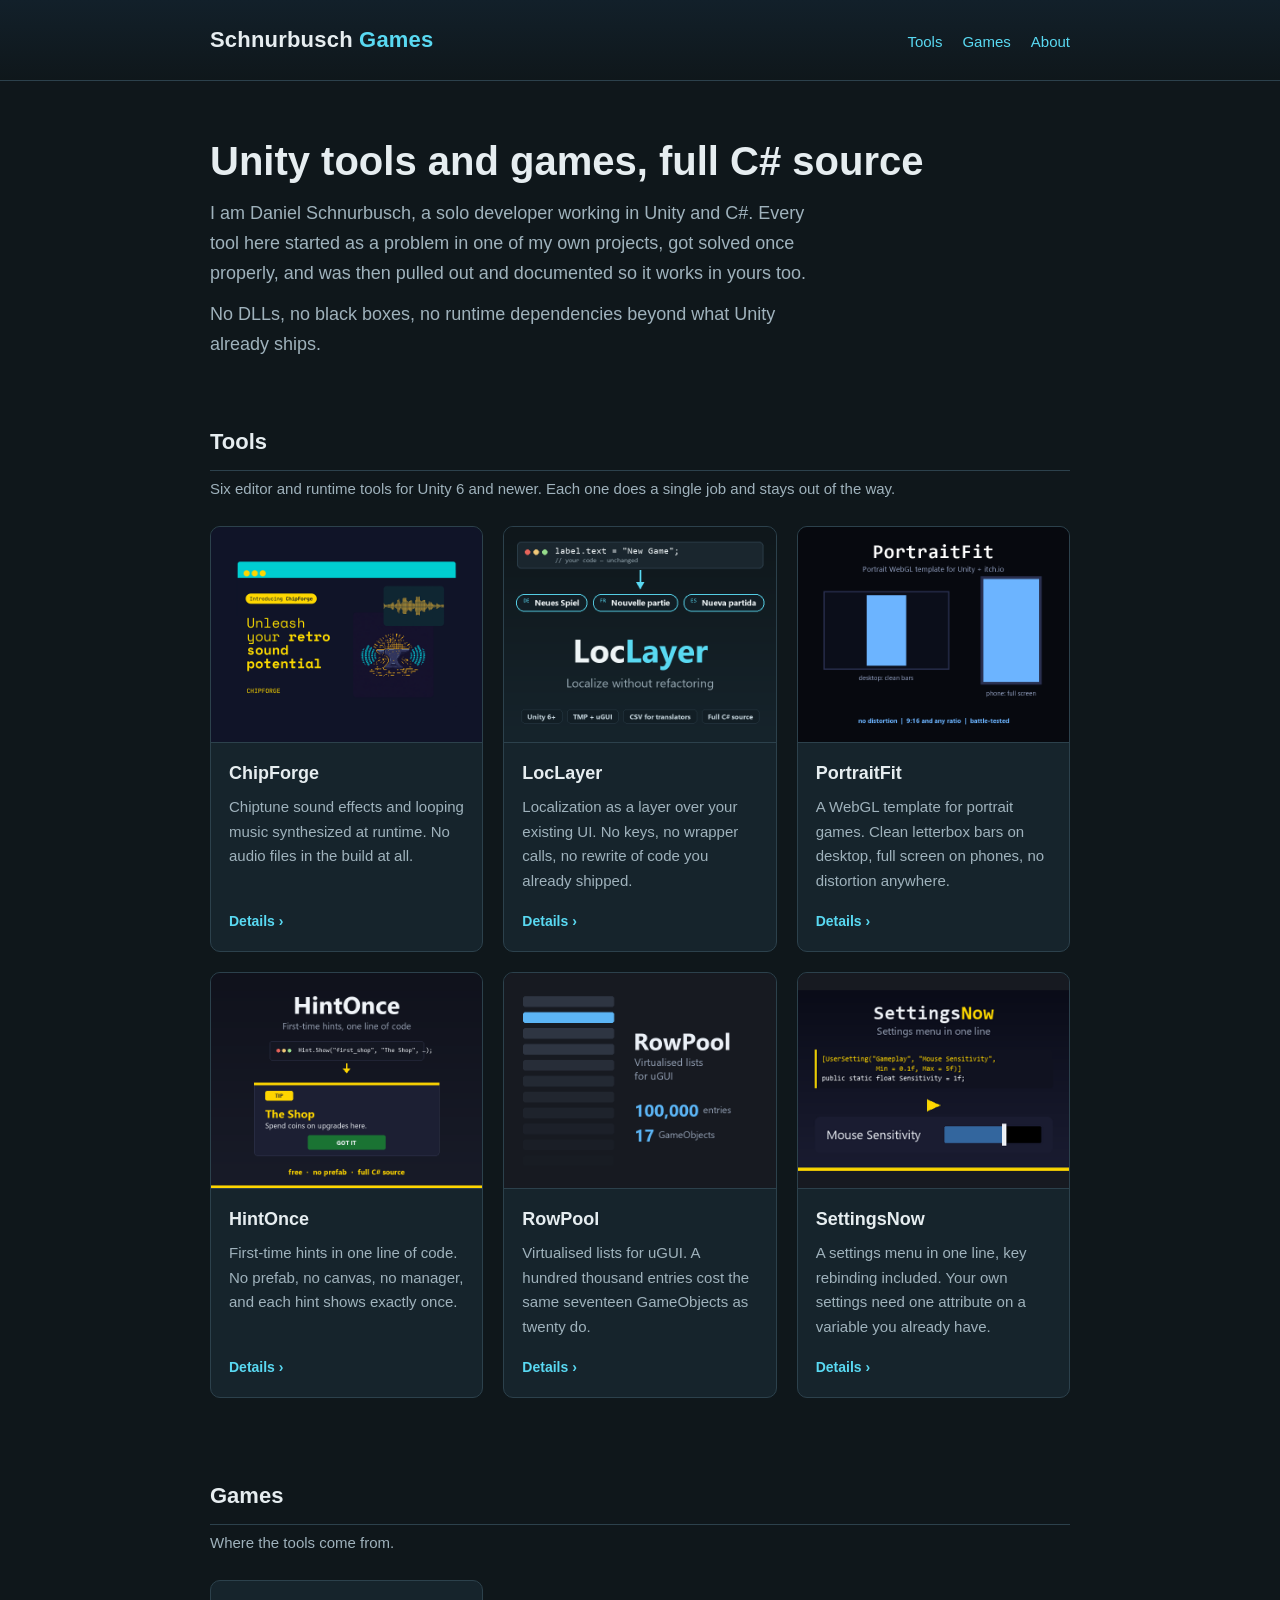
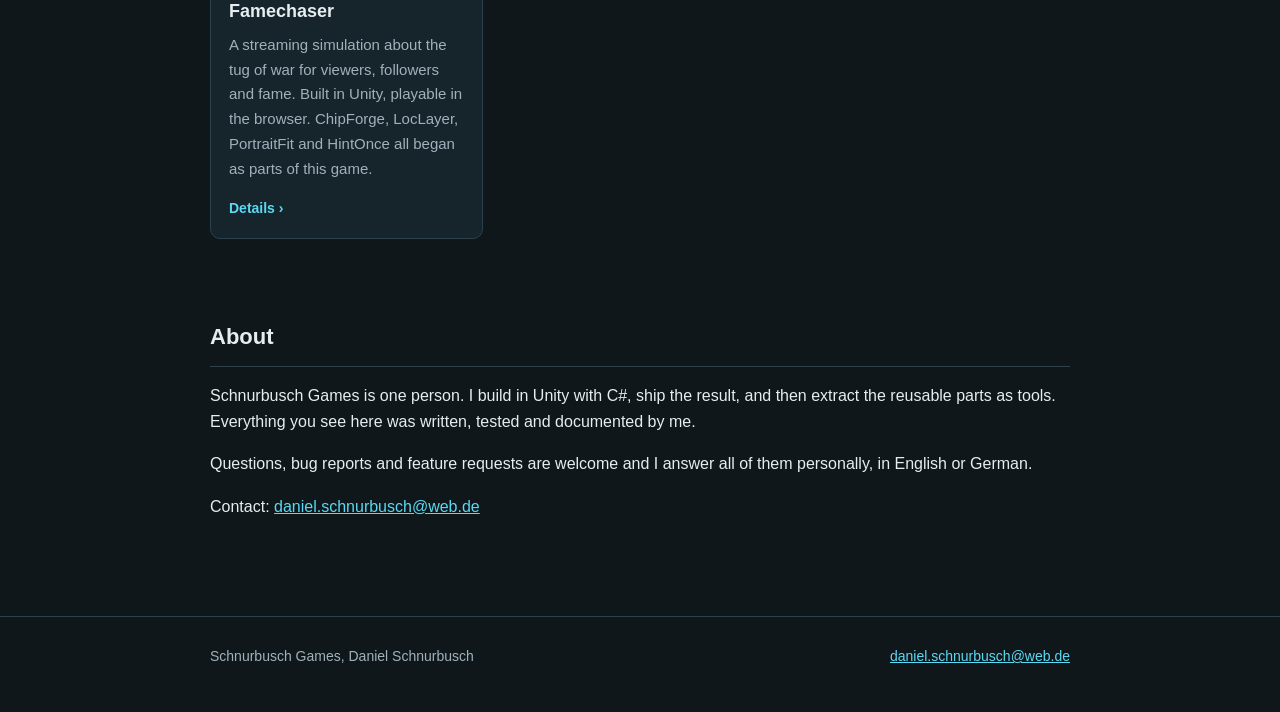
<file: index.html>
<!doctype html>
<html lang="en">
<head>
<meta charset="utf-8">
<meta name="viewport" content="width=device-width, initial-scale=1">
<meta name="google-site-verification" content="IfOQwfrc5-qiVFfp-V7ulBJ7Qzl6NxhlROmdH2NuNZc">
<title>Schnurbusch Games</title>
<meta name="description" content="Unity tools and games by Daniel Schnurbusch. Small, focused editor tools with full C# source, extracted from shipped projects.">
<link rel="stylesheet" href="style.css">
<link rel="canonical" href="https://schnurbusch.github.io/">
<link rel="alternate" type="text/plain" href="https://schnurbusch.github.io/llms.txt" title="llms.txt">
<meta property="og:type" content="website">
<meta property="og:site_name" content="Schnurbusch Games">
<meta property="og:title" content="Schnurbusch Games, Unity tools with full C# source">
<meta property="og:description" content="Unity tools and games by Daniel Schnurbusch. Small, focused editor tools with full C# source, extracted from shipped projects.">
<meta property="og:url" content="https://schnurbusch.github.io/">
<meta property="og:image" content="https://schnurbusch.github.io/img/hintonce.png">
<meta name="twitter:card" content="summary_large_image">
<meta name="author" content="Daniel Schnurbusch">
<script type="application/ld+json">
{
  "@context": "https://schema.org",
  "@graph": [
    {
      "@type": "WebSite",
      "@id": "https://schnurbusch.github.io/#website",
      "url": "https://schnurbusch.github.io/",
      "name": "Schnurbusch Games",
      "description": "Unity tools and games by Daniel Schnurbusch. Small, focused editor and runtime tools with full C# source, extracted from shipped projects.",
      "inLanguage": "en",
      "publisher": {
        "@id": "https://schnurbusch.github.io/#person"
      }
    },
    {
      "@type": "Person",
      "name": "Daniel Schnurbusch",
      "url": "https://schnurbusch.github.io/",
      "email": "daniel.schnurbusch@web.de",
      "sameAs": [
        "https://github.com/schnurbusch",
        "https://schnurbusch.itch.io"
      ],
      "@id": "https://schnurbusch.github.io/#person",
      "jobTitle": "Unity developer",
      "knowsAbout": [
        "Unity",
        "C#",
        "game development",
        "game localization",
        "uGUI",
        "WebGL",
        "procedural audio",
        "game accessibility"
      ]
    },
    {
      "@type": "ItemList",
      "name": "Unity tools by Schnurbusch Games",
      "itemListOrder": "https://schema.org/ItemListUnordered",
      "numberOfItems": 6,
      "itemListElement": [
        {
          "@type": "ListItem",
          "position": 1,
          "item": {
            "@type": "SoftwareApplication",
            "name": "ChipForge",
            "description": "Procedural retro SFX and music for Unity. Every sound, zero audio files.",
            "url": "https://schnurbusch.github.io/chipforge.html",
            "applicationCategory": "DeveloperApplication"
          }
        },
        {
          "@type": "ListItem",
          "position": 2,
          "item": {
            "@type": "SoftwareApplication",
            "name": "LocLayer",
            "description": "Localize without refactoring. No keys, no wrapper calls, no rewrite.",
            "url": "https://schnurbusch.github.io/loclayer.html",
            "applicationCategory": "DeveloperApplication"
          }
        },
        {
          "@type": "ListItem",
          "position": 3,
          "item": {
            "@type": "SoftwareApplication",
            "name": "PortraitFit",
            "description": "Ship your portrait Unity game on the web without distortion.",
            "url": "https://schnurbusch.github.io/portraitfit.html",
            "applicationCategory": "DeveloperApplication"
          }
        },
        {
          "@type": "ListItem",
          "position": 4,
          "item": {
            "@type": "SoftwareApplication",
            "name": "HintOnce",
            "description": "First time hints with one line of code. Free, with full C# source.",
            "url": "https://schnurbusch.github.io/hintonce.html",
            "applicationCategory": "DeveloperApplication"
          }
        },
        {
          "@type": "ListItem",
          "position": 5,
          "item": {
            "@type": "SoftwareApplication",
            "name": "RowPool",
            "description": "Virtualised lists for uGUI. Only the rows on screen exist.",
            "url": "https://schnurbusch.github.io/rowpool.html",
            "applicationCategory": "DeveloperApplication"
          }
        },
        {
          "@type": "ListItem",
          "position": 6,
          "item": {
            "@type": "SoftwareApplication",
            "name": "SettingsNow",
            "description": "A settings menu in one line, key rebinding included.",
            "url": "https://schnurbusch.github.io/settingsnow.html",
            "applicationCategory": "DeveloperApplication"
          }
        }
      ]
    }
  ]
}
</script>
</head>
<body>

<header class="site-head">
  <div class="wrap">
    <a class="brand" href="index.html">Schnurbusch <span>Games</span></a>
    <nav class="site-nav">
      <a href="#tools">Tools</a>
      <a href="#games">Games</a>
      <a href="#about">About</a>
    </nav>
  </div>
</header>

<main class="wrap">

  <div class="hero">
    <h1>Unity tools and games, full C# source</h1>
    <p>I am Daniel Schnurbusch, a solo developer working in Unity and C#. Every tool
       here started as a problem in one of my own projects, got solved once properly,
       and was then pulled out and documented so it works in yours too.</p>
    <p>No DLLs, no black boxes, no runtime dependencies beyond what Unity already ships.</p>
  </div>

  <section id="tools">
    <h2>Tools</h2>
    <p class="section-note">Six editor and runtime tools for Unity 6 and newer.
       Each one does a single job and stays out of the way.</p>

    <div class="grid">

      <article class="card">
        <a class="shot" href="chipforge.html"><img src="img/chipforge.png" alt="ChipForge" width="630" height="500" loading="lazy"></a>
        <div class="card-body">
          <h3><a href="chipforge.html">ChipForge</a></h3>
          <p>Chiptune sound effects and looping music synthesized at runtime.
             No audio files in the build at all.</p>
          <a class="more" href="chipforge.html">Details</a>
        </div>
      </article>

      <article class="card">
        <a class="shot" href="loclayer.html"><img src="img/loclayer.png" alt="LocLayer" width="630" height="500" loading="lazy"></a>
        <div class="card-body">
          <h3><a href="loclayer.html">LocLayer</a></h3>
          <p>Localization as a layer over your existing UI. No keys, no wrapper
             calls, no rewrite of code you already shipped.</p>
          <a class="more" href="loclayer.html">Details</a>
        </div>
      </article>

      <article class="card">
        <a class="shot" href="portraitfit.html"><img src="img/portraitfit.png" alt="PortraitFit" width="630" height="500" loading="lazy"></a>
        <div class="card-body">
          <h3><a href="portraitfit.html">PortraitFit</a></h3>
          <p>A WebGL template for portrait games. Clean letterbox bars on desktop,
             full screen on phones, no distortion anywhere.</p>
          <a class="more" href="portraitfit.html">Details</a>
        </div>
      </article>

      <article class="card">
        <a class="shot" href="hintonce.html"><img src="img/hintonce.png" alt="HintOnce" width="630" height="500" loading="lazy"></a>
        <div class="card-body">
          <h3><a href="hintonce.html">HintOnce</a></h3>
          <p>First-time hints in one line of code. No prefab, no canvas, no manager,
             and each hint shows exactly once.</p>
          <a class="more" href="hintonce.html">Details</a>
        </div>
      </article>

      <article class="card">
        <a class="shot" href="rowpool.html"><img src="img/rowpool.png" alt="RowPool" width="630" height="500" loading="lazy"></a>
        <div class="card-body">
          <h3><a href="rowpool.html">RowPool</a></h3>
          <p>Virtualised lists for uGUI. A hundred thousand entries cost the same
             seventeen GameObjects as twenty do.</p>
          <a class="more" href="rowpool.html">Details</a>
        </div>
      </article>

      <article class="card">
        <a class="shot" href="settingsnow.html"><img src="img/settingsnow.png" alt="SettingsNow" width="630" height="500" loading="lazy"></a>
        <div class="card-body">
          <h3><a href="settingsnow.html">SettingsNow</a></h3>
          <p>A settings menu in one line, key rebinding included. Your own settings
             need one attribute on a variable you already have.</p>
          <a class="more" href="settingsnow.html">Details</a>
        </div>
      </article>

    </div>
  </section>

  <section id="games">
    <h2>Games</h2>
    <p class="section-note">Where the tools come from.</p>

    <div class="grid">
      <article class="card">
        <div class="card-body">
          <h3><a href="famechaser.html">Famechaser</a></h3>
          <p>A streaming simulation about the tug of war for viewers, followers and
             fame. Built in Unity, playable in the browser. ChipForge, LocLayer,
             PortraitFit and HintOnce all began as parts of this game.</p>
          <a class="more" href="famechaser.html">Details</a>
        </div>
      </article>
    </div>
  </section>

  <section id="about">
    <h2>About</h2>
    <p>Schnurbusch Games is one person. I build in Unity with C#, ship the result,
       and then extract the reusable parts as tools. Everything you see here was
       written, tested and documented by me.</p>
    <p>Questions, bug reports and feature requests are welcome and I answer all of
       them personally, in English or German.</p>
    <p>Contact: <a href="mailto:daniel.schnurbusch@web.de">daniel.schnurbusch@web.de</a></p>
  </section>

</main>

<footer class="site-foot">
  <div class="wrap">
    <span>Schnurbusch Games, Daniel Schnurbusch</span>
    <span><a href="mailto:daniel.schnurbusch@web.de">daniel.schnurbusch@web.de</a></span>
  </div>
</footer>

</body>
</html>
</file>
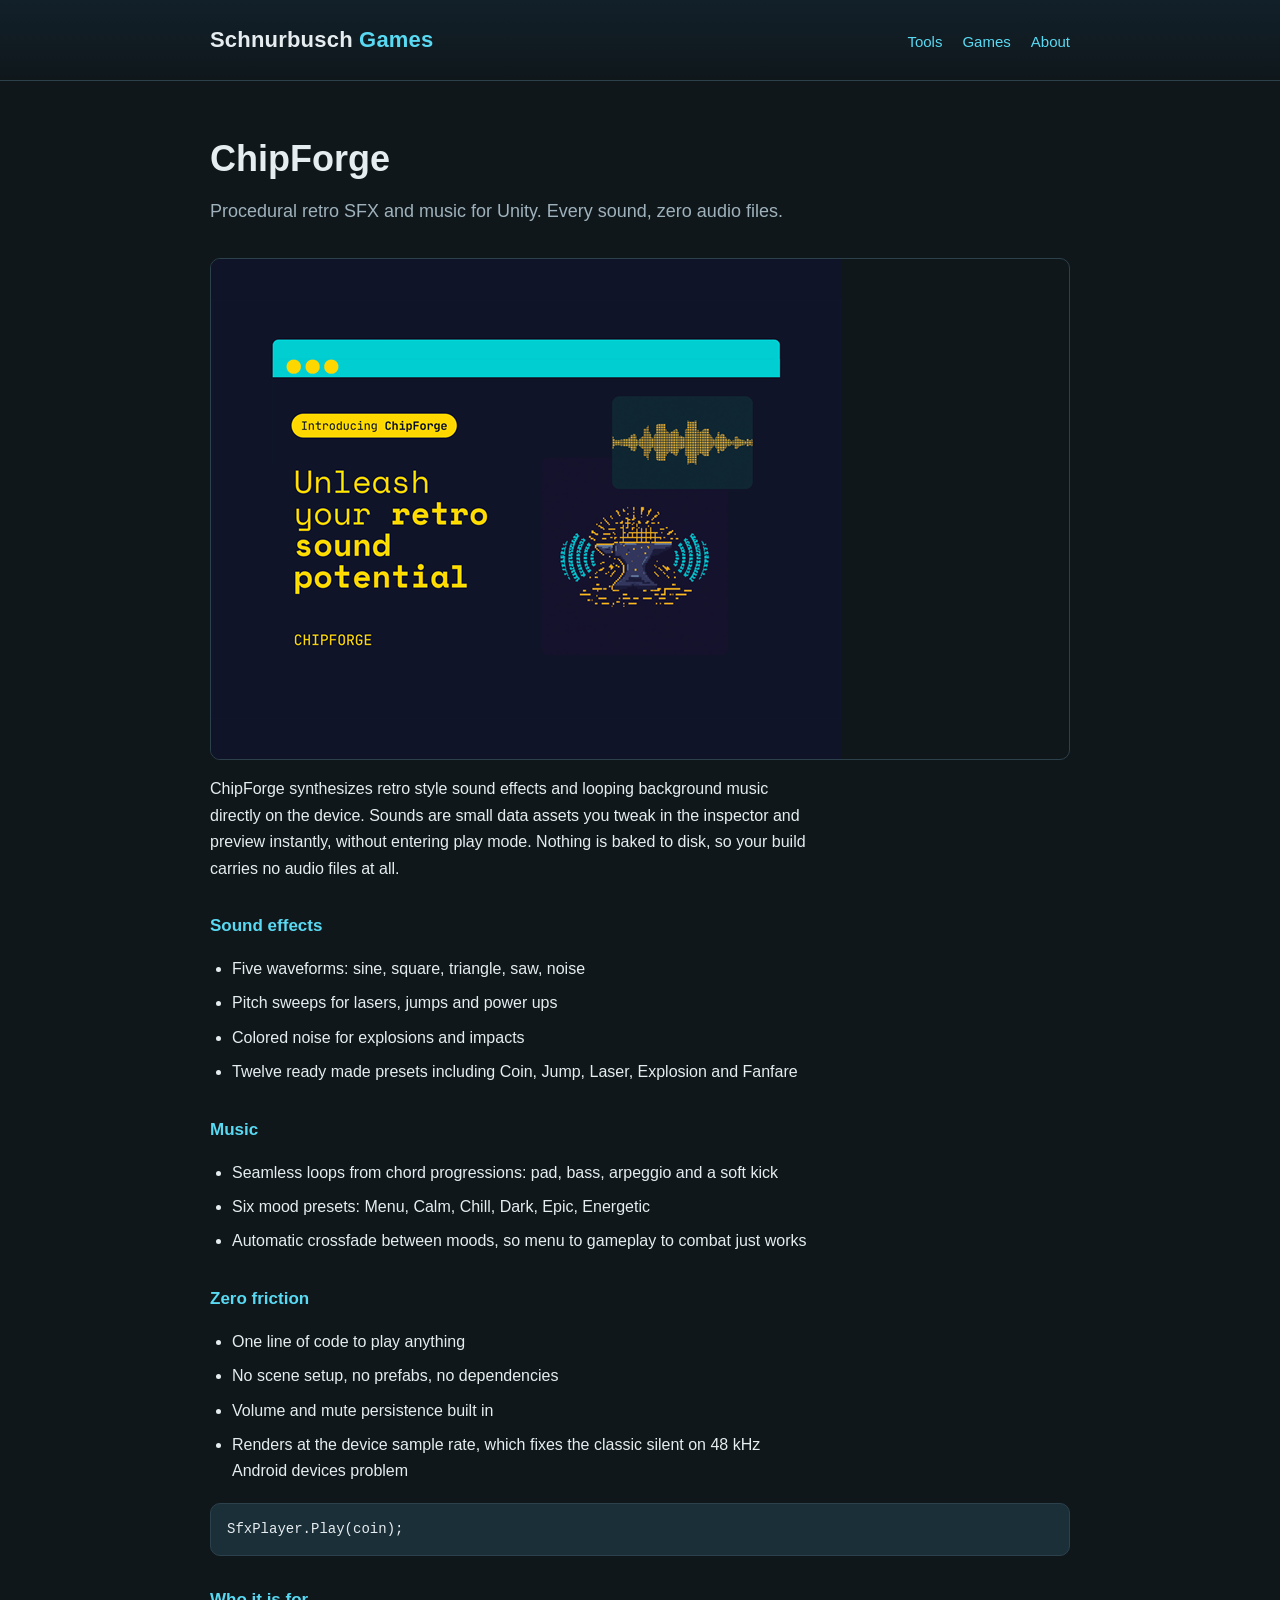
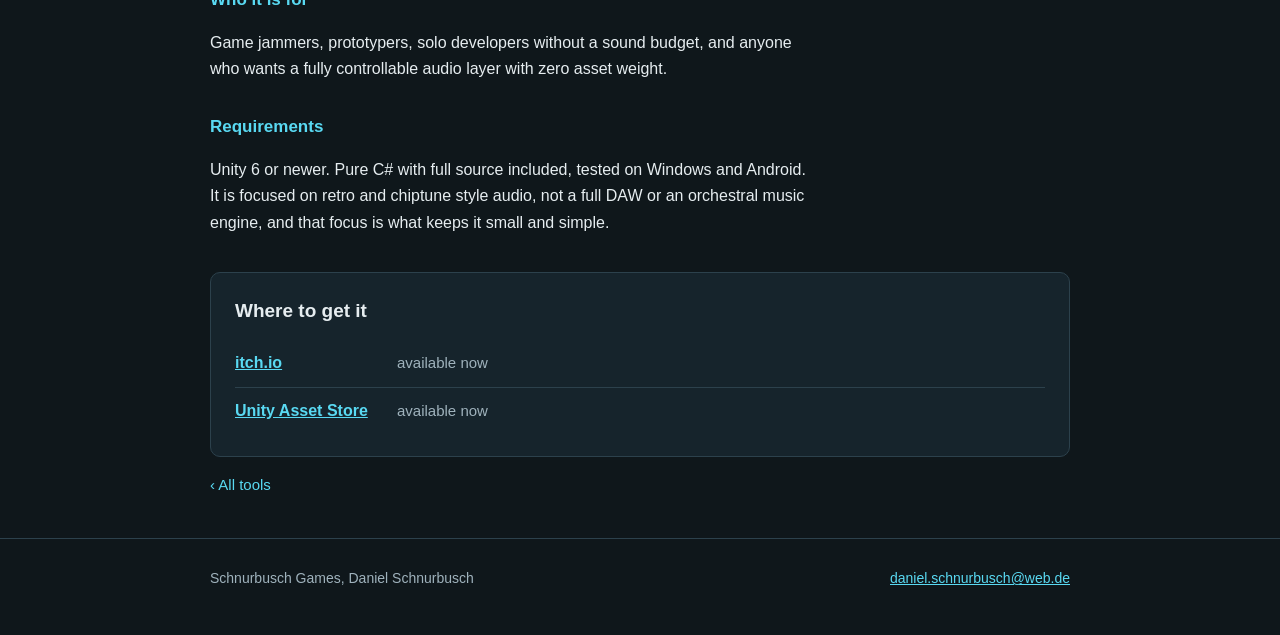
<file: chipforge.html>
<!doctype html>
<html lang="en">
<head>
<meta charset="utf-8">
<meta name="viewport" content="width=device-width, initial-scale=1">
<title>ChipForge, procedural retro SFX and music for Unity | Schnurbusch Games</title>
<meta name="description" content="ChipForge synthesizes chiptune sound effects and looping music at runtime in Unity. Zero audio files, full C# source.">
<link rel="stylesheet" href="style.css">
<link rel="canonical" href="https://schnurbusch.github.io/chipforge.html">
<link rel="alternate" type="text/plain" href="https://schnurbusch.github.io/llms.txt" title="llms.txt">
<meta property="og:type" content="website">
<meta property="og:site_name" content="Schnurbusch Games">
<meta property="og:title" content="ChipForge | Schnurbusch Games">
<meta property="og:description" content="ChipForge synthesizes chiptune sound effects and looping music at runtime in Unity. Zero audio files, full C# source.">
<meta property="og:url" content="https://schnurbusch.github.io/chipforge.html">
<meta property="og:image" content="https://schnurbusch.github.io/img/chipforge.png">
<meta name="twitter:card" content="summary_large_image">
<meta name="author" content="Daniel Schnurbusch">
<script type="application/ld+json">
{
  "@context": "https://schema.org",
  "@type": "SoftwareApplication",
  "name": "ChipForge",
  "alternateName": "ChipForge for Unity",
  "headline": "Procedural retro SFX and music for Unity. Every sound, zero audio files.",
  "description": "ChipForge synthesizes chiptune sound effects and looping music at runtime in Unity. No audio files ship in the build at all: every sound is generated in C# from a small parameter set, so a full retro soundtrack costs kilobytes instead of megabytes.",
  "applicationCategory": "DeveloperApplication",
  "applicationSubCategory": "Unity audio tool",
  "operatingSystem": "Windows, macOS, Linux",
  "softwareRequirements": "Unity 6 or newer. Pure C# with full source, no DLLs and no runtime dependencies.",
  "featureList": [
    "Runtime synthesis of chiptune sound effects, no audio files in the build",
    "Looping background music generated from a seed",
    "Full C# source, no DLLs",
    "Tested on Windows and Android, works in WebGL"
  ],
  "url": "https://schnurbusch.github.io/chipforge.html",
  "image": "https://schnurbusch.github.io/img/chipforge.png",
  "inLanguage": "en",
  "author": {
    "@type": "Person",
    "name": "Daniel Schnurbusch",
    "url": "https://schnurbusch.github.io/",
    "email": "daniel.schnurbusch@web.de",
    "sameAs": [
      "https://github.com/schnurbusch",
      "https://schnurbusch.itch.io"
    ]
  },
  "publisher": {
    "@type": "Organization",
    "name": "Schnurbusch Games",
    "url": "https://schnurbusch.github.io/",
    "founder": {
      "@type": "Person",
      "name": "Daniel Schnurbusch"
    }
  },
  "isAccessibleForFree": false,
  "sameAs": [
    "https://assetstore.unity.com/packages/tools/audio/chipforge-procedural-retro-sfx-music-zero-audio-files-386476",
    "https://schnurbusch.itch.io/chipforge"
  ]
}
</script>
</head>
<body>

<header class="site-head">
  <div class="wrap">
    <a class="brand" href="index.html">Schnurbusch <span>Games</span></a>
    <nav class="site-nav">
      <a href="index.html#tools">Tools</a>
      <a href="index.html#games">Games</a>
      <a href="index.html#about">About</a>
    </nav>
  </div>
</header>

<main class="wrap">

  <div class="product-head">
    <h1>ChipForge</h1>
    <p class="tagline">Procedural retro SFX and music for Unity. Every sound, zero audio files.</p>
  </div>

  <div class="product-shot">
    <img src="img/chipforge.png" alt="ChipForge cover art" width="630" height="500">
  </div>

  <div class="prose">

    <p>ChipForge synthesizes retro style sound effects and looping background music
       directly on the device. Sounds are small data assets you tweak in the inspector
       and preview instantly, without entering play mode. Nothing is baked to disk, so
       your build carries no audio files at all.</p>

    <h3>Sound effects</h3>
    <ul>
      <li>Five waveforms: sine, square, triangle, saw, noise</li>
      <li>Pitch sweeps for lasers, jumps and power ups</li>
      <li>Colored noise for explosions and impacts</li>
      <li>Twelve ready made presets including Coin, Jump, Laser, Explosion and Fanfare</li>
    </ul>

    <h3>Music</h3>
    <ul>
      <li>Seamless loops from chord progressions: pad, bass, arpeggio and a soft kick</li>
      <li>Six mood presets: Menu, Calm, Chill, Dark, Epic, Energetic</li>
      <li>Automatic crossfade between moods, so menu to gameplay to combat just works</li>
    </ul>

    <h3>Zero friction</h3>
    <ul>
      <li>One line of code to play anything</li>
      <li>No scene setup, no prefabs, no dependencies</li>
      <li>Volume and mute persistence built in</li>
      <li>Renders at the device sample rate, which fixes the classic silent on
          48 kHz Android devices problem</li>
    </ul>

    <pre class="code"><code>SfxPlayer.Play(coin);</code></pre>

    <h3>Who it is for</h3>
    <p>Game jammers, prototypers, solo developers without a sound budget, and anyone
       who wants a fully controllable audio layer with zero asset weight.</p>

    <h3>Requirements</h3>
    <p>Unity 6 or newer. Pure C# with full source included, tested on Windows and
       Android. It is focused on retro and chiptune style audio, not a full DAW or an
       orchestral music engine, and that focus is what keeps it small and simple.</p>

  </div>

  <div class="availability">
    <h2>Where to get it</h2>
    <ul>
      <li>
        <span class="where"><a href="https://schnurbusch.itch.io/chipforge">itch.io</a></span>
        <span class="status">available now</span>
      </li>
      <li>
        <span class="where"><a href="https://assetstore.unity.com/packages/tools/audio/chipforge-procedural-retro-sfx-music-zero-audio-files-386476">Unity Asset Store</a></span>
        <span class="status">available now</span>
      </li>
    </ul>
  </div>

  <a class="back" href="index.html">All tools</a>

</main>

<footer class="site-foot">
  <div class="wrap">
    <span>Schnurbusch Games, Daniel Schnurbusch</span>
    <span><a href="mailto:daniel.schnurbusch@web.de">daniel.schnurbusch@web.de</a></span>
  </div>
</footer>

</body>
</html>
</file>
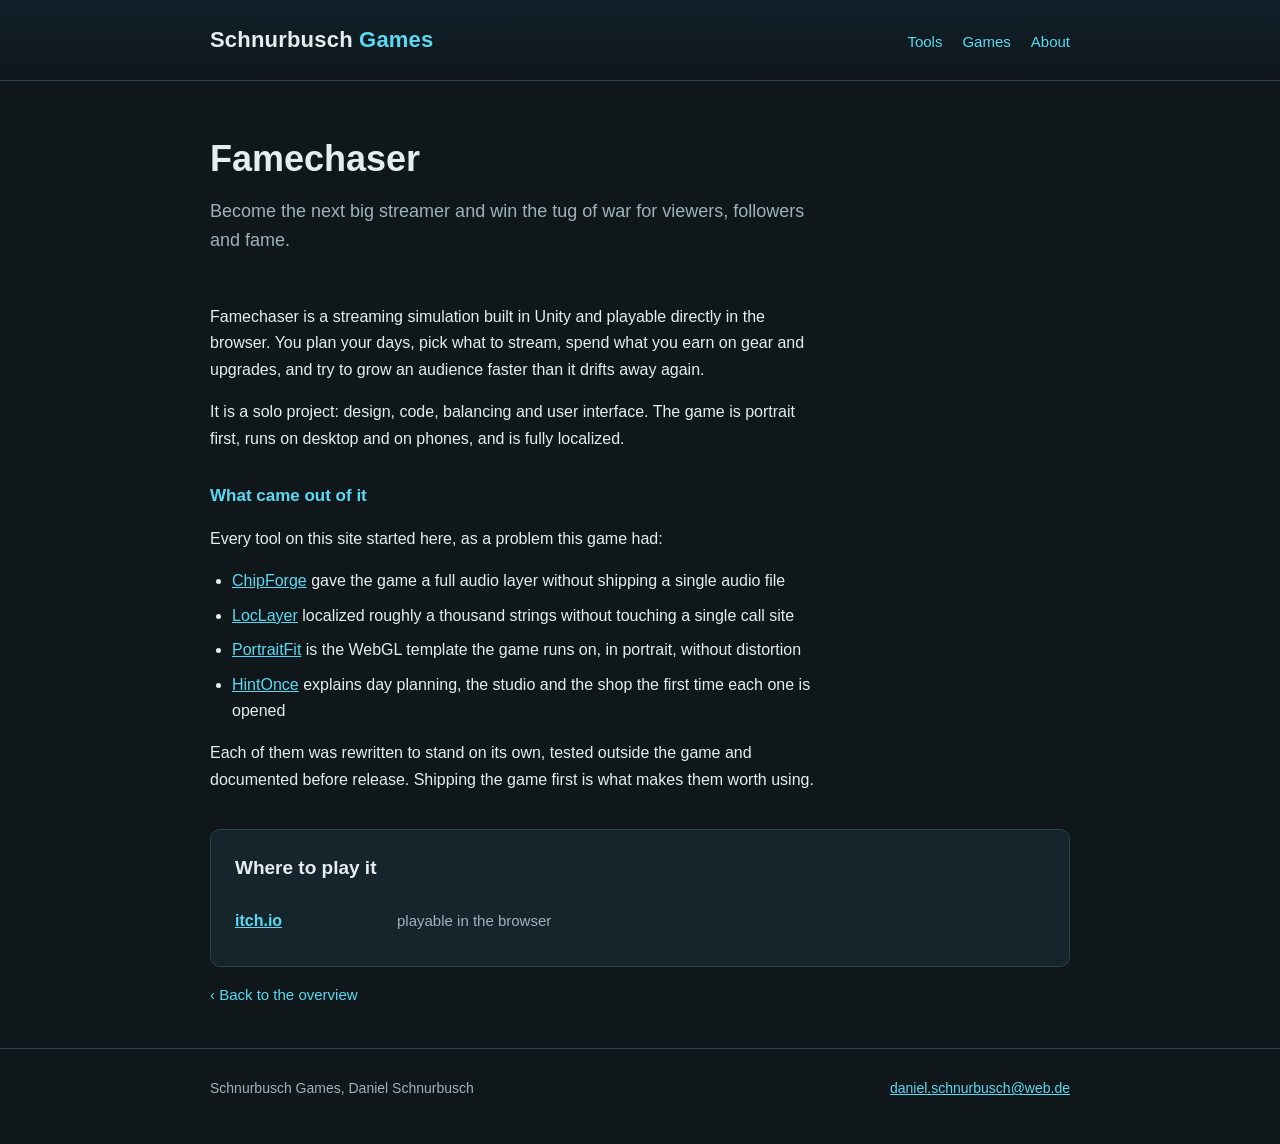
<file: famechaser.html>
<!doctype html>
<html lang="en">
<head>
<meta charset="utf-8">
<meta name="viewport" content="width=device-width, initial-scale=1">
<title>Famechaser, a streaming simulation | Schnurbusch Games</title>
<meta name="description" content="Famechaser is a streaming simulation built in Unity and playable in the browser. Four published Unity tools grew out of it.">
<link rel="stylesheet" href="style.css">
<link rel="canonical" href="https://schnurbusch.github.io/famechaser.html">
<link rel="alternate" type="text/plain" href="https://schnurbusch.github.io/llms.txt" title="llms.txt">
<meta property="og:type" content="website">
<meta property="og:site_name" content="Schnurbusch Games">
<meta property="og:title" content="Famechaser | Schnurbusch Games">
<meta property="og:description" content="Famechaser is a streaming simulation built in Unity and playable in the browser. Four published Unity tools grew out of it.">
<meta property="og:url" content="https://schnurbusch.github.io/famechaser.html">
<meta property="og:image" content="https://schnurbusch.github.io/img/famechaser.png">
<meta name="twitter:card" content="summary_large_image">
<meta name="author" content="Daniel Schnurbusch">
<script type="application/ld+json">
{
  "@context": "https://schema.org",
  "@type": "VideoGame",
  "name": "Famechaser",
  "description": "Famechaser is a streaming simulation built in Unity and playable in the browser. Four published Unity tools grew out of it: ChipForge, LocLayer, PortraitFit and HintOnce.",
  "url": "https://schnurbusch.github.io/famechaser.html",
  "sameAs": [
    "https://schnurbusch.itch.io/famechaser"
  ],
  "gamePlatform": [
    "Web browser",
    "WebGL"
  ],
  "applicationCategory": "Game",
  "operatingSystem": "Web browser",
  "author": {
    "@type": "Person",
    "name": "Daniel Schnurbusch",
    "url": "https://schnurbusch.github.io/",
    "email": "daniel.schnurbusch@web.de",
    "sameAs": [
      "https://github.com/schnurbusch",
      "https://schnurbusch.itch.io"
    ]
  },
  "publisher": {
    "@type": "Organization",
    "name": "Schnurbusch Games",
    "url": "https://schnurbusch.github.io/",
    "founder": {
      "@type": "Person",
      "name": "Daniel Schnurbusch"
    }
  },
  "inLanguage": "en",
  "isAccessibleForFree": true
}
</script>
</head>
<body>

<header class="site-head">
  <div class="wrap">
    <a class="brand" href="index.html">Schnurbusch <span>Games</span></a>
    <nav class="site-nav">
      <a href="index.html#tools">Tools</a>
      <a href="index.html#games">Games</a>
      <a href="index.html#about">About</a>
    </nav>
  </div>
</header>

<main class="wrap">

  <div class="product-head">
    <h1>Famechaser</h1>
    <p class="tagline">Become the next big streamer and win the tug of war for viewers, followers and fame.</p>
  </div>

  <div class="prose">

    <p>Famechaser is a streaming simulation built in Unity and playable directly in the
       browser. You plan your days, pick what to stream, spend what you earn on gear and
       upgrades, and try to grow an audience faster than it drifts away again.</p>

    <p>It is a solo project: design, code, balancing and user interface. The game is
       portrait first, runs on desktop and on phones, and is fully localized.</p>

    <h3>What came out of it</h3>
    <p>Every tool on this site started here, as a problem this game had:</p>
    <ul>
      <li><a href="chipforge.html">ChipForge</a> gave the game a full audio layer
          without shipping a single audio file</li>
      <li><a href="loclayer.html">LocLayer</a> localized roughly a thousand strings
          without touching a single call site</li>
      <li><a href="portraitfit.html">PortraitFit</a> is the WebGL template the game runs
          on, in portrait, without distortion</li>
      <li><a href="hintonce.html">HintOnce</a> explains day planning, the studio and the
          shop the first time each one is opened</li>
    </ul>

    <p>Each of them was rewritten to stand on its own, tested outside the game and
       documented before release. Shipping the game first is what makes them worth
       using.</p>

  </div>

  <div class="availability">
    <h2>Where to play it</h2>
    <ul>
      <li>
        <span class="where"><a href="https://schnurbusch.itch.io/famechaser">itch.io</a></span>
        <span class="status">playable in the browser</span>
      </li>
    </ul>
  </div>

  <a class="back" href="index.html">Back to the overview</a>

</main>

<footer class="site-foot">
  <div class="wrap">
    <span>Schnurbusch Games, Daniel Schnurbusch</span>
    <span><a href="mailto:daniel.schnurbusch@web.de">daniel.schnurbusch@web.de</a></span>
  </div>
</footer>

</body>
</html>
</file>
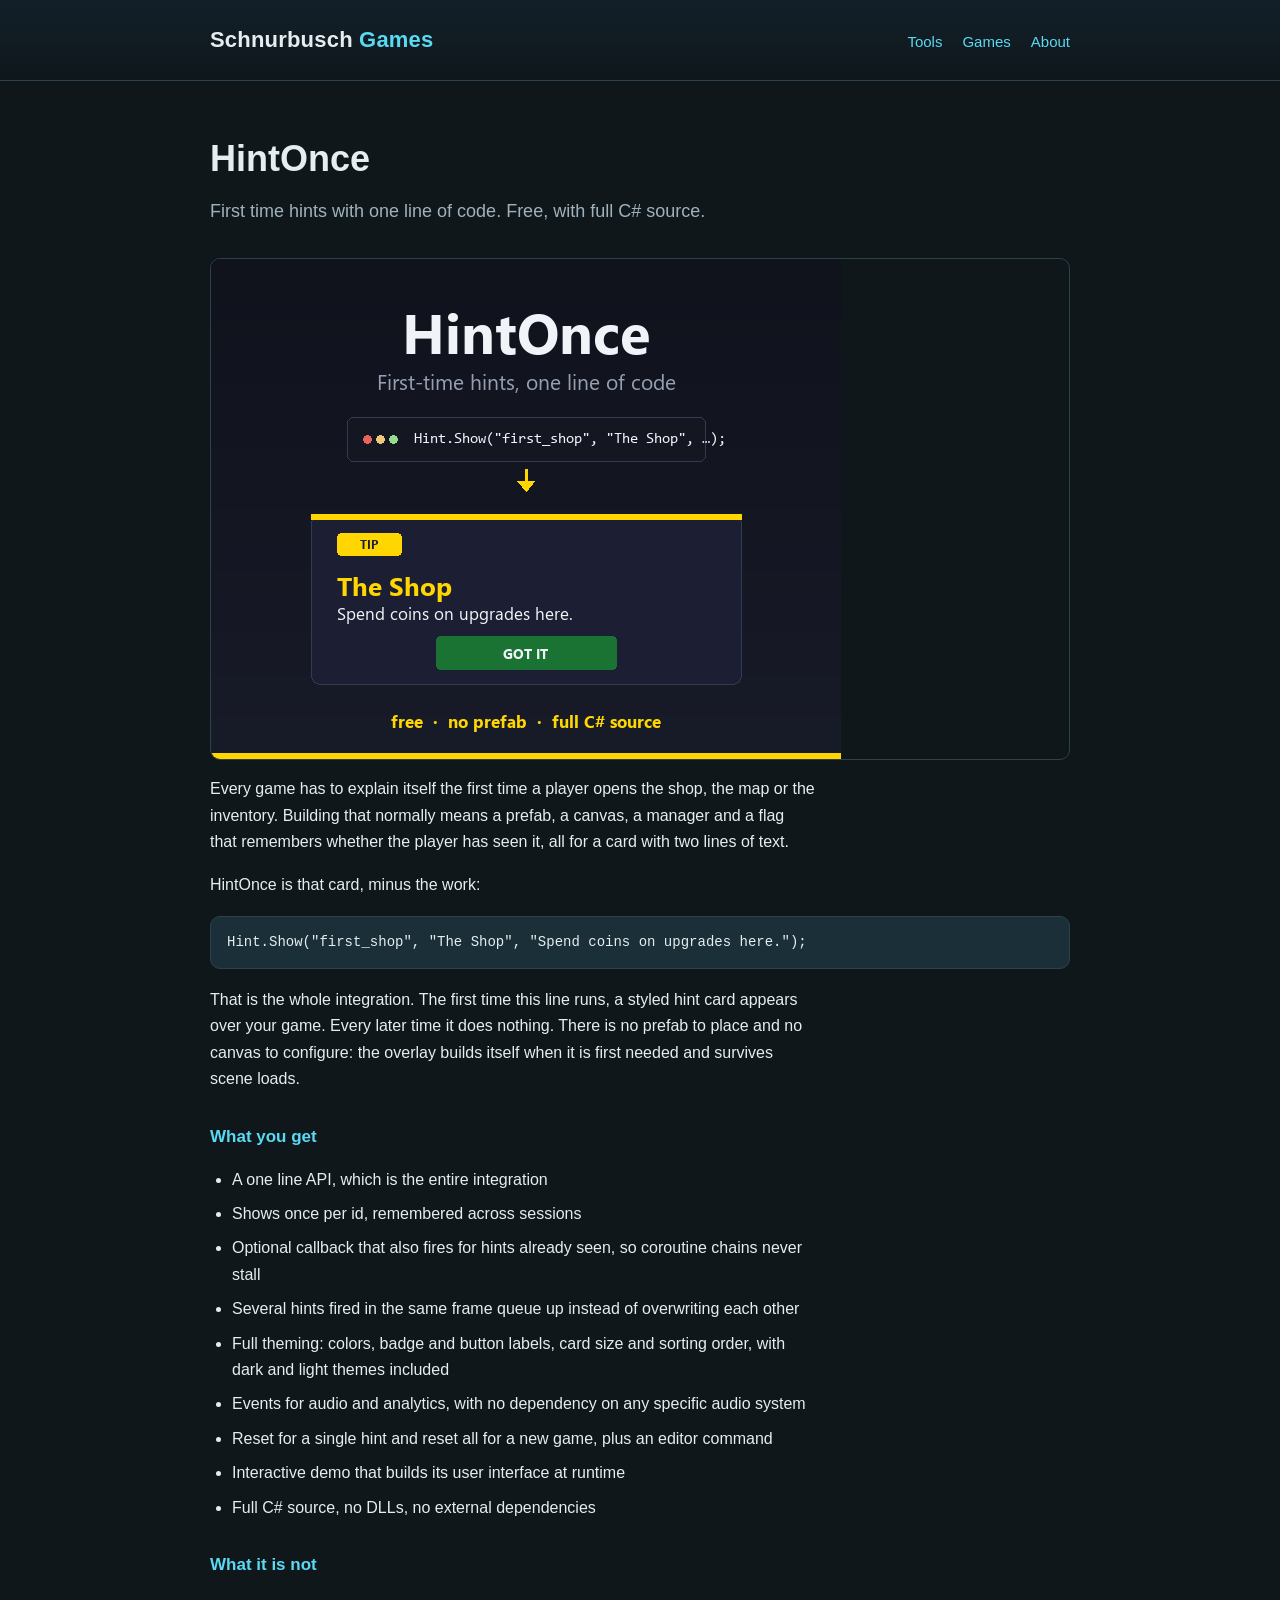
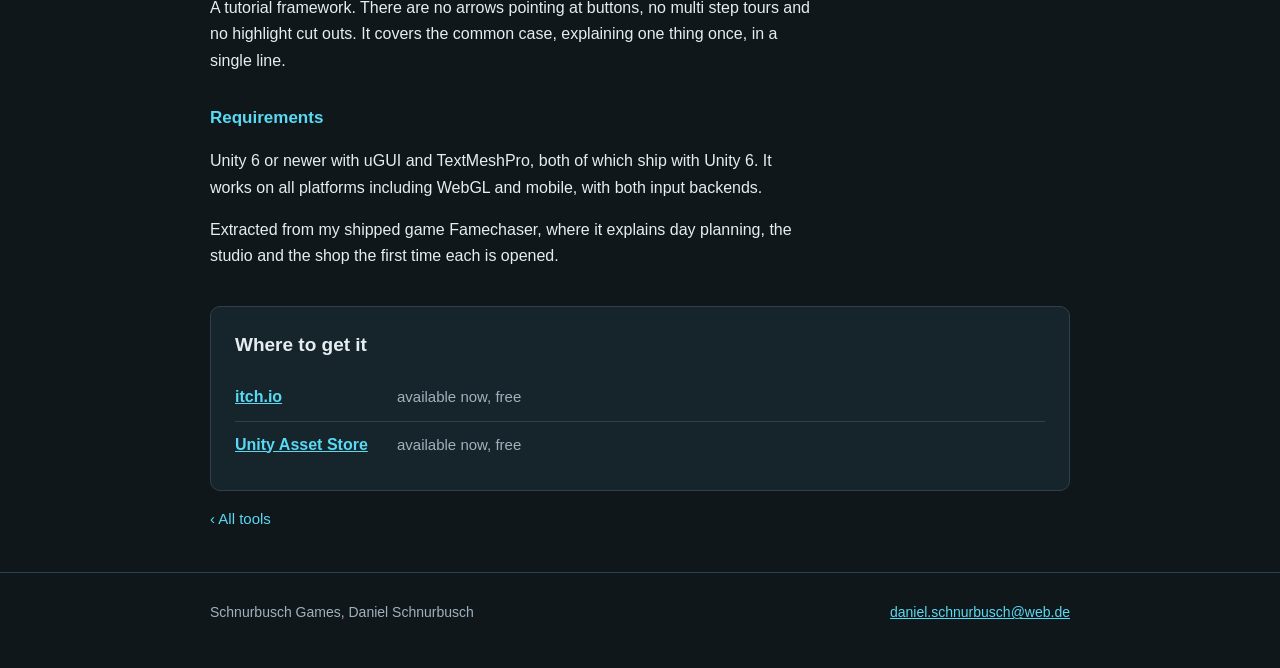
<file: hintonce.html>
<!doctype html>
<html lang="en">
<head>
<meta charset="utf-8">
<meta name="viewport" content="width=device-width, initial-scale=1">
<title>HintOnce, first time hints with one line of code | Schnurbusch Games</title>
<meta name="description" content="HintOnce shows a first time hint in Unity with a single line of code. No prefab, no canvas, no manager. Free, full C# source.">
<link rel="stylesheet" href="style.css">
<link rel="canonical" href="https://schnurbusch.github.io/hintonce.html">
<link rel="alternate" type="text/plain" href="https://schnurbusch.github.io/llms.txt" title="llms.txt">
<meta property="og:type" content="website">
<meta property="og:site_name" content="Schnurbusch Games">
<meta property="og:title" content="HintOnce | Schnurbusch Games">
<meta property="og:description" content="HintOnce shows a first time hint in Unity with a single line of code. No prefab, no canvas, no manager. Free, full C# source.">
<meta property="og:url" content="https://schnurbusch.github.io/hintonce.html">
<meta property="og:image" content="https://schnurbusch.github.io/img/hintonce.png">
<meta name="twitter:card" content="summary_large_image">
<meta name="author" content="Daniel Schnurbusch">
<script type="application/ld+json">
{
  "@context": "https://schema.org",
  "@type": "SoftwareApplication",
  "name": "HintOnce",
  "alternateName": "HintOnce for Unity",
  "headline": "First time hints with one line of code. Free, with full C# source.",
  "description": "HintOnce shows a first time hint in Unity with a single line of code. There is no prefab to place, no canvas to configure and no manager to wire up: the overlay builds itself when first needed and survives scene loads. Each hint shows exactly once, remembered across sessions. Free and MIT licensed.",
  "applicationCategory": "DeveloperApplication",
  "applicationSubCategory": "Unity UI tool",
  "operatingSystem": "Windows, macOS, Linux",
  "softwareRequirements": "Unity 6 or newer with uGUI and TextMeshPro, both of which ship with Unity 6. All platforms including WebGL and mobile.",
  "featureList": [
    "One call shows a hint: Hint.Show(id, title, body)",
    "Shows once per id, remembered across sessions",
    "No prefab, no canvas, no manager: the overlay self bootstraps",
    "Hints fired in the same frame queue instead of overwriting each other",
    "Full theming through Hint.Style, dark and light themes included",
    "Shown and Closed events for audio and analytics",
    "Reset and ResetAll for a new game, plus editor commands"
  ],
  "url": "https://schnurbusch.github.io/hintonce.html",
  "image": "https://schnurbusch.github.io/img/hintonce.png",
  "inLanguage": "en",
  "author": {
    "@type": "Person",
    "name": "Daniel Schnurbusch",
    "url": "https://schnurbusch.github.io/",
    "email": "daniel.schnurbusch@web.de",
    "sameAs": [
      "https://github.com/schnurbusch",
      "https://schnurbusch.itch.io"
    ]
  },
  "publisher": {
    "@type": "Organization",
    "name": "Schnurbusch Games",
    "url": "https://schnurbusch.github.io/",
    "founder": {
      "@type": "Person",
      "name": "Daniel Schnurbusch"
    }
  },
  "isAccessibleForFree": true,
  "sameAs": [
    "https://assetstore.unity.com/packages/tools/gui/hintonce-first-time-hints-with-one-line-of-code-396738",
    "https://schnurbusch.itch.io/hintonce",
    "https://github.com/schnurbusch/HintOnce"
  ],
  "codeRepository": "https://github.com/schnurbusch/HintOnce",
  "license": "https://opensource.org/licenses/MIT",
  "offers": {
    "@type": "Offer",
    "price": "0",
    "priceCurrency": "USD",
    "availability": "https://schema.org/InStock",
    "url": "https://assetstore.unity.com/packages/tools/gui/hintonce-first-time-hints-with-one-line-of-code-396738"
  }
}
</script>
</head>
<body>

<header class="site-head">
  <div class="wrap">
    <a class="brand" href="index.html">Schnurbusch <span>Games</span></a>
    <nav class="site-nav">
      <a href="index.html#tools">Tools</a>
      <a href="index.html#games">Games</a>
      <a href="index.html#about">About</a>
    </nav>
  </div>
</header>

<main class="wrap">

  <div class="product-head">
    <h1>HintOnce</h1>
    <p class="tagline">First time hints with one line of code. Free, with full C# source.</p>
  </div>

  <div class="product-shot">
    <img src="img/hintonce.png" alt="HintOnce cover art" width="630" height="500">
  </div>

  <div class="prose">

    <p>Every game has to explain itself the first time a player opens the shop, the map
       or the inventory. Building that normally means a prefab, a canvas, a manager and
       a flag that remembers whether the player has seen it, all for a card with two
       lines of text.</p>

    <p>HintOnce is that card, minus the work:</p>

    <pre class="code"><code>Hint.Show("first_shop", "The Shop", "Spend coins on upgrades here.");</code></pre>

    <p>That is the whole integration. The first time this line runs, a styled hint card
       appears over your game. Every later time it does nothing. There is no prefab to
       place and no canvas to configure: the overlay builds itself when it is first
       needed and survives scene loads.</p>

    <h3>What you get</h3>
    <ul>
      <li>A one line API, which is the entire integration</li>
      <li>Shows once per id, remembered across sessions</li>
      <li>Optional callback that also fires for hints already seen, so coroutine chains
          never stall</li>
      <li>Several hints fired in the same frame queue up instead of overwriting each
          other</li>
      <li>Full theming: colors, badge and button labels, card size and sorting order,
          with dark and light themes included</li>
      <li>Events for audio and analytics, with no dependency on any specific audio
          system</li>
      <li>Reset for a single hint and reset all for a new game, plus an editor command</li>
      <li>Interactive demo that builds its user interface at runtime</li>
      <li>Full C# source, no DLLs, no external dependencies</li>
    </ul>

    <h3>What it is not</h3>
    <p>A tutorial framework. There are no arrows pointing at buttons, no multi step
       tours and no highlight cut outs. It covers the common case, explaining one thing
       once, in a single line.</p>

    <h3>Requirements</h3>
    <p>Unity 6 or newer with uGUI and TextMeshPro, both of which ship with Unity 6. It
       works on all platforms including WebGL and mobile, with both input backends.</p>

    <p>Extracted from my shipped game Famechaser, where it explains day planning, the
       studio and the shop the first time each is opened.</p>

  </div>

  <div class="availability">
    <h2>Where to get it</h2>
    <ul>
      <li>
        <span class="where"><a href="https://schnurbusch.itch.io/hintonce">itch.io</a></span>
        <span class="status">available now, free</span>
      </li>
      <li>
        <span class="where"><a href="https://assetstore.unity.com/packages/tools/gui/hintonce-first-time-hints-with-one-line-of-code-396738">Unity Asset Store</a></span>
        <span class="status">available now, free</span>
      </li>
    </ul>
  </div>

  <a class="back" href="index.html">All tools</a>

</main>

<footer class="site-foot">
  <div class="wrap">
    <span>Schnurbusch Games, Daniel Schnurbusch</span>
    <span><a href="mailto:daniel.schnurbusch@web.de">daniel.schnurbusch@web.de</a></span>
  </div>
</footer>

</body>
</html>
</file>
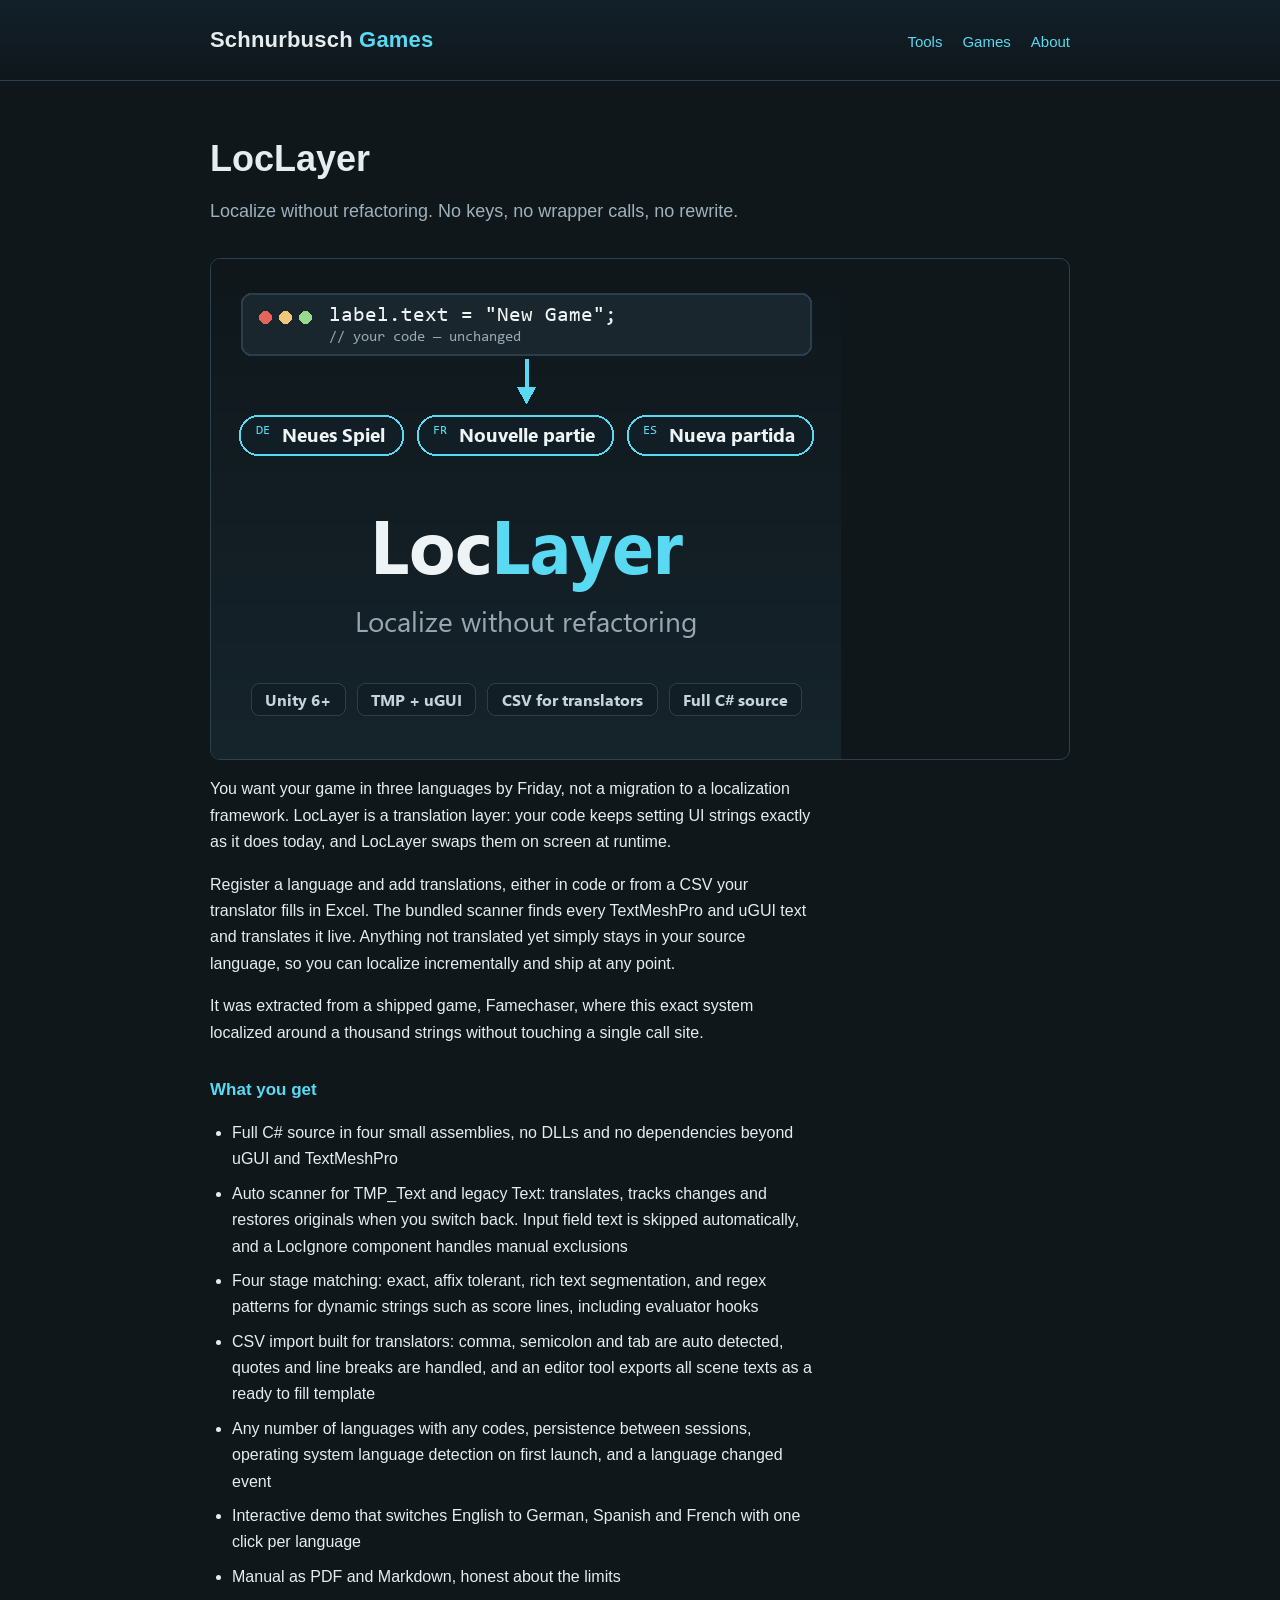
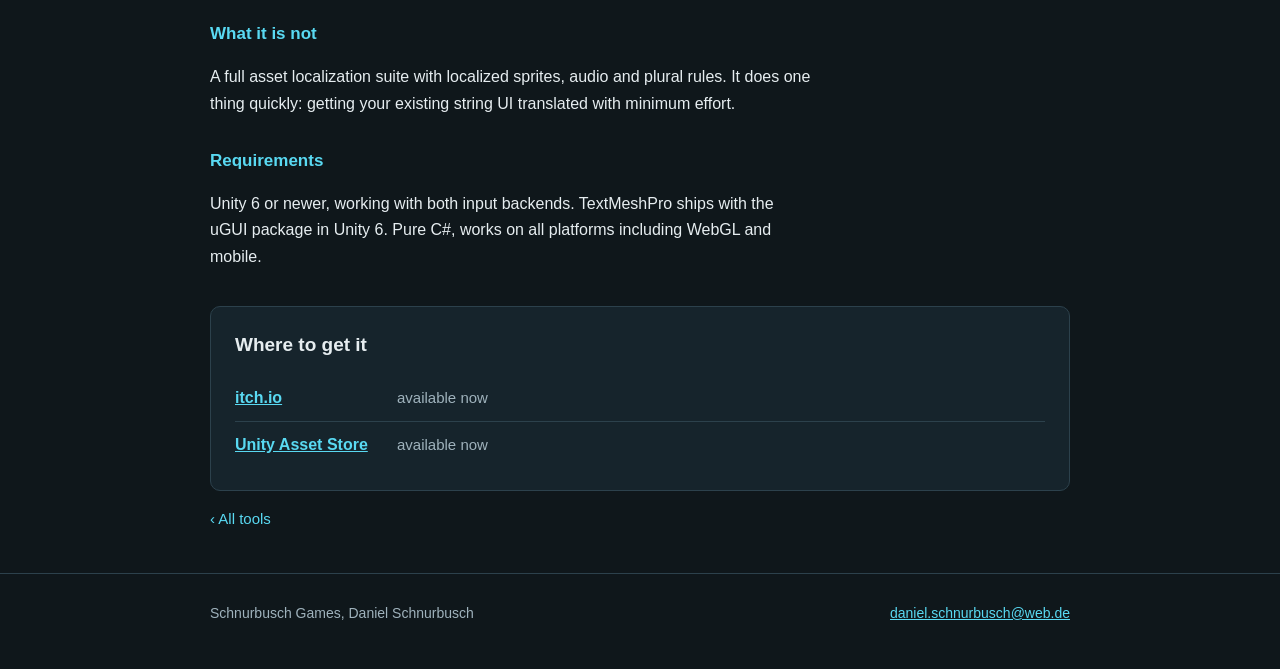
<file: loclayer.html>
<!doctype html>
<html lang="en">
<head>
<meta charset="utf-8">
<meta name="viewport" content="width=device-width, initial-scale=1">
<title>LocLayer, localize Unity without refactoring | Schnurbusch Games</title>
<meta name="description" content="LocLayer is a runtime translation layer for Unity. No keys, no wrapper calls, no rewrite: it swaps your existing UI strings on screen.">
<link rel="stylesheet" href="style.css">
<link rel="canonical" href="https://schnurbusch.github.io/loclayer.html">
<link rel="alternate" type="text/plain" href="https://schnurbusch.github.io/llms.txt" title="llms.txt">
<meta property="og:type" content="website">
<meta property="og:site_name" content="Schnurbusch Games">
<meta property="og:title" content="LocLayer | Schnurbusch Games">
<meta property="og:description" content="LocLayer is a runtime translation layer for Unity. No keys, no wrapper calls, no rewrite: it swaps your existing UI strings on screen.">
<meta property="og:url" content="https://schnurbusch.github.io/loclayer.html">
<meta property="og:image" content="https://schnurbusch.github.io/img/loclayer.png">
<meta name="twitter:card" content="summary_large_image">
<meta name="author" content="Daniel Schnurbusch">
<script type="application/ld+json">
{
  "@context": "https://schema.org",
  "@type": "SoftwareApplication",
  "name": "LocLayer",
  "alternateName": "LocLayer for Unity",
  "headline": "Localize without refactoring. No keys, no wrapper calls, no rewrite.",
  "description": "LocLayer is a runtime translation layer for Unity. Your code keeps setting UI strings exactly as it does today and LocLayer swaps them on screen, so an existing game can be localized without introducing keys, wrapper calls or a migration to a localization framework. Untranslated strings simply stay in the source language, which makes incremental localization possible.",
  "applicationCategory": "DeveloperApplication",
  "applicationSubCategory": "Unity localization tool",
  "operatingSystem": "Windows, macOS, Linux",
  "softwareRequirements": "Unity 6 or newer, uGUI and TextMeshPro. Works with both input backends, all platforms including WebGL and mobile.",
  "featureList": [
    "No keys and no wrapper calls: existing call sites stay untouched",
    "Auto scanner for TMP_Text and legacy Text with change tracking and restore",
    "Four stage matching: exact, affix tolerant, rich text segmentation, regex for dynamic strings",
    "CSV import with auto detected separators, plus scene text export as a translator template",
    "Any number of languages, persistence, OS language detection, language changed event",
    "Full C# source in four assemblies, no DLLs"
  ],
  "url": "https://schnurbusch.github.io/loclayer.html",
  "image": "https://schnurbusch.github.io/img/loclayer.png",
  "inLanguage": "en",
  "author": {
    "@type": "Person",
    "name": "Daniel Schnurbusch",
    "url": "https://schnurbusch.github.io/",
    "email": "daniel.schnurbusch@web.de",
    "sameAs": [
      "https://github.com/schnurbusch",
      "https://schnurbusch.itch.io"
    ]
  },
  "publisher": {
    "@type": "Organization",
    "name": "Schnurbusch Games",
    "url": "https://schnurbusch.github.io/",
    "founder": {
      "@type": "Person",
      "name": "Daniel Schnurbusch"
    }
  },
  "isAccessibleForFree": false,
  "sameAs": [
    "https://assetstore.unity.com/packages/tools/localization/loclayer-localize-without-refactoring-394954",
    "https://schnurbusch.itch.io/loclayer"
  ]
}
</script>
</head>
<body>

<header class="site-head">
  <div class="wrap">
    <a class="brand" href="index.html">Schnurbusch <span>Games</span></a>
    <nav class="site-nav">
      <a href="index.html#tools">Tools</a>
      <a href="index.html#games">Games</a>
      <a href="index.html#about">About</a>
    </nav>
  </div>
</header>

<main class="wrap">

  <div class="product-head">
    <h1>LocLayer</h1>
    <p class="tagline">Localize without refactoring. No keys, no wrapper calls, no rewrite.</p>
  </div>

  <div class="product-shot">
    <img src="img/loclayer.png" alt="LocLayer cover art" width="630" height="500">
  </div>

  <div class="prose">

    <p>You want your game in three languages by Friday, not a migration to a
       localization framework. LocLayer is a translation layer: your code keeps setting
       UI strings exactly as it does today, and LocLayer swaps them on screen at runtime.</p>

    <p>Register a language and add translations, either in code or from a CSV your
       translator fills in Excel. The bundled scanner finds every TextMeshPro and uGUI
       text and translates it live. Anything not translated yet simply stays in your
       source language, so you can localize incrementally and ship at any point.</p>

    <p>It was extracted from a shipped game, Famechaser, where this exact system
       localized around a thousand strings without touching a single call site.</p>

    <h3>What you get</h3>
    <ul>
      <li>Full C# source in four small assemblies, no DLLs and no dependencies beyond
          uGUI and TextMeshPro</li>
      <li>Auto scanner for TMP_Text and legacy Text: translates, tracks changes and
          restores originals when you switch back. Input field text is skipped
          automatically, and a LocIgnore component handles manual exclusions</li>
      <li>Four stage matching: exact, affix tolerant, rich text segmentation, and regex
          patterns for dynamic strings such as score lines, including evaluator hooks</li>
      <li>CSV import built for translators: comma, semicolon and tab are auto detected,
          quotes and line breaks are handled, and an editor tool exports all scene texts
          as a ready to fill template</li>
      <li>Any number of languages with any codes, persistence between sessions,
          operating system language detection on first launch, and a language changed
          event</li>
      <li>Interactive demo that switches English to German, Spanish and French with one
          click per language</li>
      <li>Manual as PDF and Markdown, honest about the limits</li>
    </ul>

    <h3>What it is not</h3>
    <p>A full asset localization suite with localized sprites, audio and plural rules.
       It does one thing quickly: getting your existing string UI translated with
       minimum effort.</p>

    <h3>Requirements</h3>
    <p>Unity 6 or newer, working with both input backends. TextMeshPro ships with the
       uGUI package in Unity 6. Pure C#, works on all platforms including WebGL and
       mobile.</p>

  </div>

  <div class="availability">
    <h2>Where to get it</h2>
    <ul>
      <li>
        <span class="where"><a href="https://schnurbusch.itch.io/loclayer">itch.io</a></span>
        <span class="status">available now</span>
      </li>
      <li>
        <span class="where"><a href="https://assetstore.unity.com/packages/tools/localization/loclayer-localize-without-refactoring-394954">Unity Asset Store</a></span>
        <span class="status">available now</span>
      </li>
    </ul>
  </div>

  <a class="back" href="index.html">All tools</a>

</main>

<footer class="site-foot">
  <div class="wrap">
    <span>Schnurbusch Games, Daniel Schnurbusch</span>
    <span><a href="mailto:daniel.schnurbusch@web.de">daniel.schnurbusch@web.de</a></span>
  </div>
</footer>

</body>
</html>
</file>
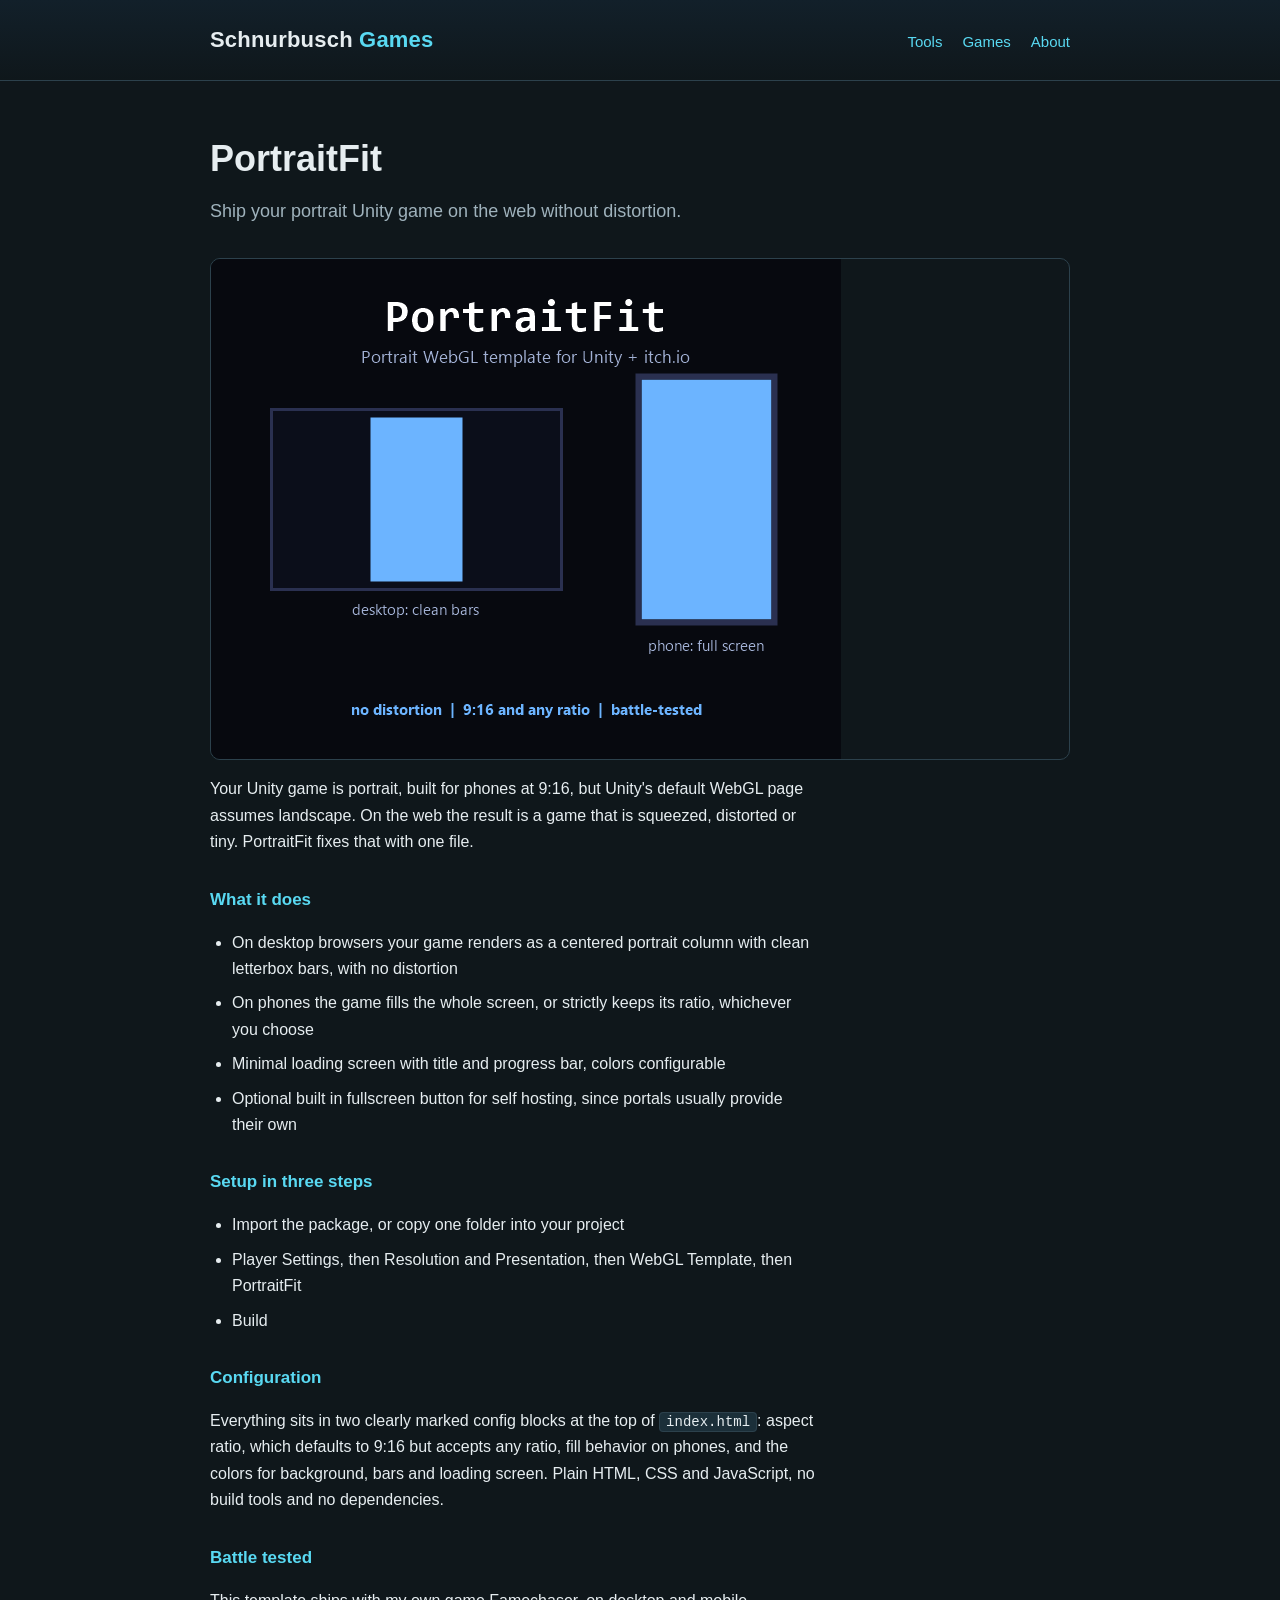
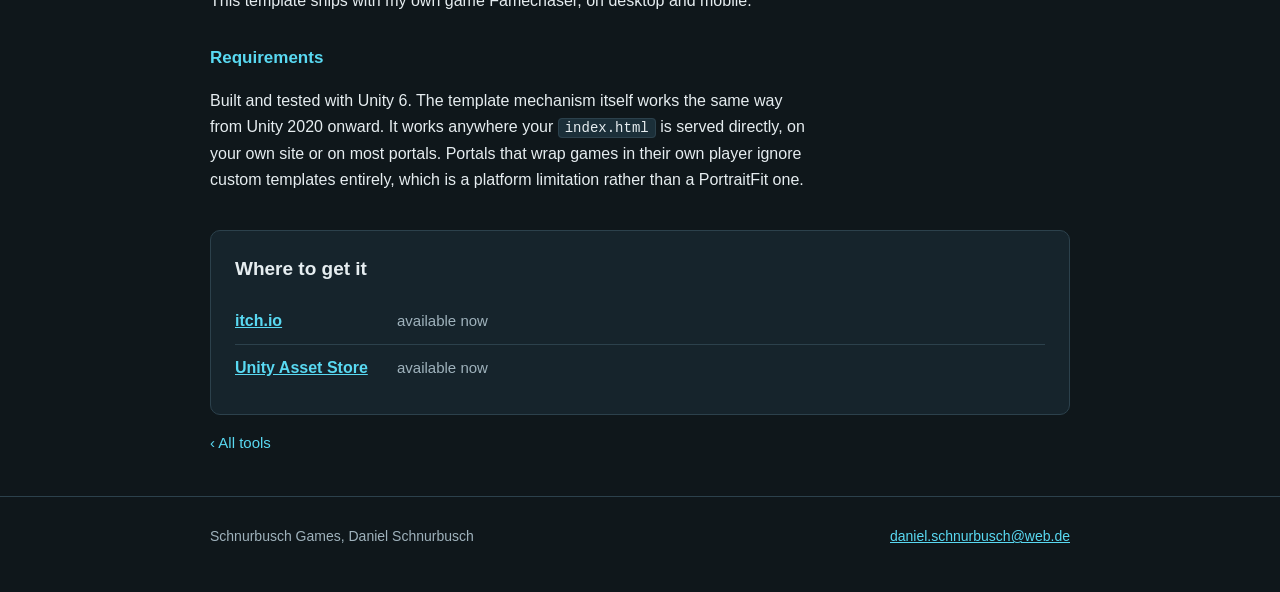
<file: portraitfit.html>
<!doctype html>
<html lang="en">
<head>
<meta charset="utf-8">
<meta name="viewport" content="width=device-width, initial-scale=1">
<title>PortraitFit, portrait WebGL template for Unity | Schnurbusch Games</title>
<meta name="description" content="PortraitFit is a Unity WebGL template for portrait games. Clean letterbox bars on desktop, full screen on phones, no distortion.">
<link rel="stylesheet" href="style.css">
<link rel="canonical" href="https://schnurbusch.github.io/portraitfit.html">
<link rel="alternate" type="text/plain" href="https://schnurbusch.github.io/llms.txt" title="llms.txt">
<meta property="og:type" content="website">
<meta property="og:site_name" content="Schnurbusch Games">
<meta property="og:title" content="PortraitFit | Schnurbusch Games">
<meta property="og:description" content="PortraitFit is a Unity WebGL template for portrait games. Clean letterbox bars on desktop, full screen on phones, no distortion.">
<meta property="og:url" content="https://schnurbusch.github.io/portraitfit.html">
<meta property="og:image" content="https://schnurbusch.github.io/img/portraitfit.png">
<meta name="twitter:card" content="summary_large_image">
<meta name="author" content="Daniel Schnurbusch">
<script type="application/ld+json">
{
  "@context": "https://schema.org",
  "@type": "SoftwareApplication",
  "name": "PortraitFit",
  "alternateName": "PortraitFit for Unity",
  "headline": "Ship your portrait Unity game on the web without distortion.",
  "description": "PortraitFit is a Unity WebGL template for portrait orientation games. It shows clean letterbox bars on desktop and goes full screen on phones, keeping the aspect ratio intact everywhere instead of stretching the canvas.",
  "applicationCategory": "DeveloperApplication",
  "applicationSubCategory": "Unity WebGL template",
  "operatingSystem": "Windows, macOS, Linux",
  "softwareRequirements": "Built and tested with Unity 6; the template mechanism works from Unity 2020 onward. Works wherever index.html is served directly.",
  "featureList": [
    "Portrait aspect ratio preserved on every screen, no distortion",
    "Letterbox bars on desktop, full screen on phones",
    "Drop in WebGL template, no code changes in the game",
    "Works on your own site and on most portals"
  ],
  "url": "https://schnurbusch.github.io/portraitfit.html",
  "image": "https://schnurbusch.github.io/img/portraitfit.png",
  "inLanguage": "en",
  "author": {
    "@type": "Person",
    "name": "Daniel Schnurbusch",
    "url": "https://schnurbusch.github.io/",
    "email": "daniel.schnurbusch@web.de",
    "sameAs": [
      "https://github.com/schnurbusch",
      "https://schnurbusch.itch.io"
    ]
  },
  "publisher": {
    "@type": "Organization",
    "name": "Schnurbusch Games",
    "url": "https://schnurbusch.github.io/",
    "founder": {
      "@type": "Person",
      "name": "Daniel Schnurbusch"
    }
  },
  "isAccessibleForFree": false,
  "sameAs": [
    "https://assetstore.unity.com/packages/tools/utilities/portraitfit-portrait-webgl-template-for-unity-395204",
    "https://schnurbusch.itch.io/portraitfit"
  ]
}
</script>
</head>
<body>

<header class="site-head">
  <div class="wrap">
    <a class="brand" href="index.html">Schnurbusch <span>Games</span></a>
    <nav class="site-nav">
      <a href="index.html#tools">Tools</a>
      <a href="index.html#games">Games</a>
      <a href="index.html#about">About</a>
    </nav>
  </div>
</header>

<main class="wrap">

  <div class="product-head">
    <h1>PortraitFit</h1>
    <p class="tagline">Ship your portrait Unity game on the web without distortion.</p>
  </div>

  <div class="product-shot">
    <img src="img/portraitfit.png" alt="PortraitFit cover art" width="630" height="500">
  </div>

  <div class="prose">

    <p>Your Unity game is portrait, built for phones at 9:16, but Unity's default WebGL
       page assumes landscape. On the web the result is a game that is squeezed,
       distorted or tiny. PortraitFit fixes that with one file.</p>

    <h3>What it does</h3>
    <ul>
      <li>On desktop browsers your game renders as a centered portrait column with clean
          letterbox bars, with no distortion</li>
      <li>On phones the game fills the whole screen, or strictly keeps its ratio,
          whichever you choose</li>
      <li>Minimal loading screen with title and progress bar, colors configurable</li>
      <li>Optional built in fullscreen button for self hosting, since portals usually
          provide their own</li>
    </ul>

    <h3>Setup in three steps</h3>
    <ul>
      <li>Import the package, or copy one folder into your project</li>
      <li>Player Settings, then Resolution and Presentation, then WebGL Template,
          then PortraitFit</li>
      <li>Build</li>
    </ul>

    <h3>Configuration</h3>
    <p>Everything sits in two clearly marked config blocks at the top of
       <code>index.html</code>: aspect ratio, which defaults to 9:16 but accepts any
       ratio, fill behavior on phones, and the colors for background, bars and loading
       screen. Plain HTML, CSS and JavaScript, no build tools and no dependencies.</p>

    <h3>Battle tested</h3>
    <p>This template ships with my own game Famechaser, on desktop and mobile.</p>

    <h3>Requirements</h3>
    <p>Built and tested with Unity 6. The template mechanism itself works the same way
       from Unity 2020 onward. It works anywhere your <code>index.html</code> is served
       directly, on your own site or on most portals. Portals that wrap games in their
       own player ignore custom templates entirely, which is a platform limitation
       rather than a PortraitFit one.</p>

  </div>

  <div class="availability">
    <h2>Where to get it</h2>
    <ul>
      <li>
        <span class="where"><a href="https://schnurbusch.itch.io/portraitfit">itch.io</a></span>
        <span class="status">available now</span>
      </li>
      <li>
        <span class="where"><a href="https://assetstore.unity.com/packages/tools/utilities/portraitfit-portrait-webgl-template-for-unity-395204">Unity Asset Store</a></span>
        <span class="status">available now</span>
      </li>
    </ul>
  </div>

  <a class="back" href="index.html">All tools</a>

</main>

<footer class="site-foot">
  <div class="wrap">
    <span>Schnurbusch Games, Daniel Schnurbusch</span>
    <span><a href="mailto:daniel.schnurbusch@web.de">daniel.schnurbusch@web.de</a></span>
  </div>
</footer>

</body>
</html>
</file>
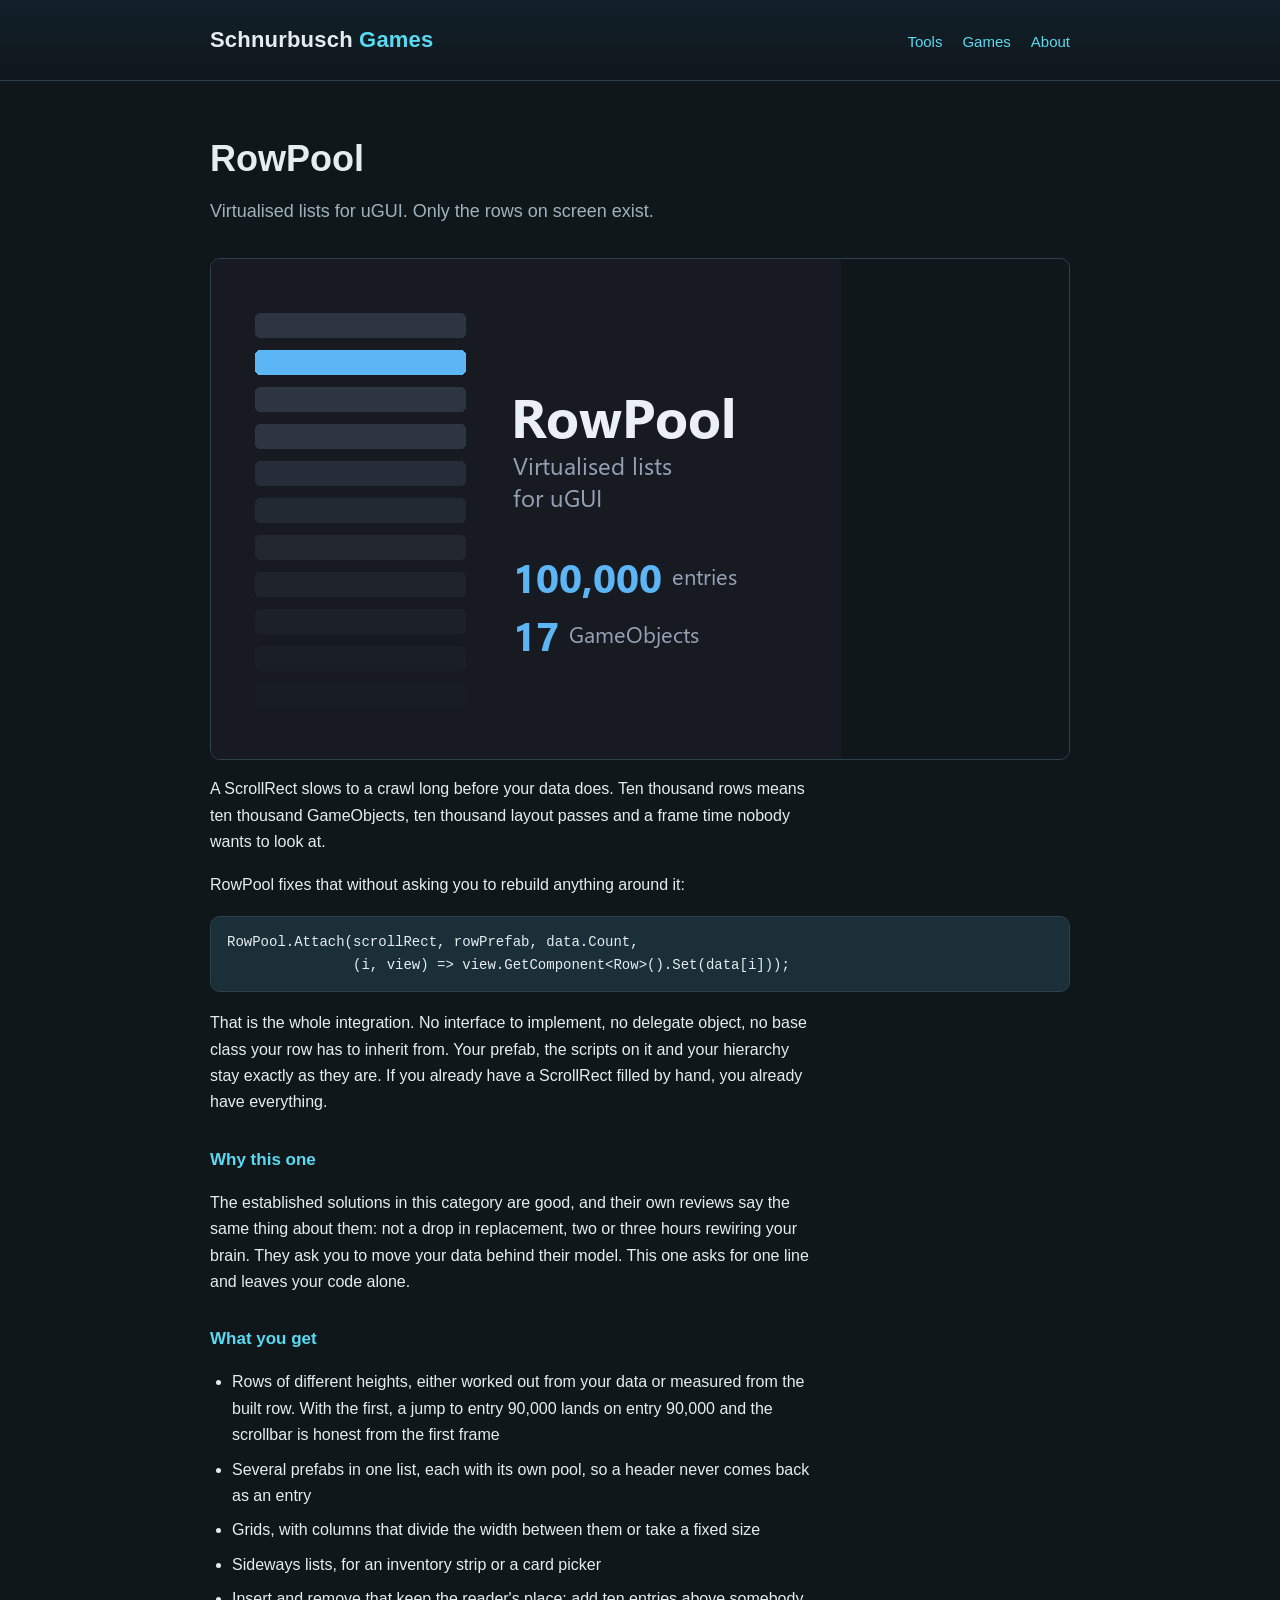
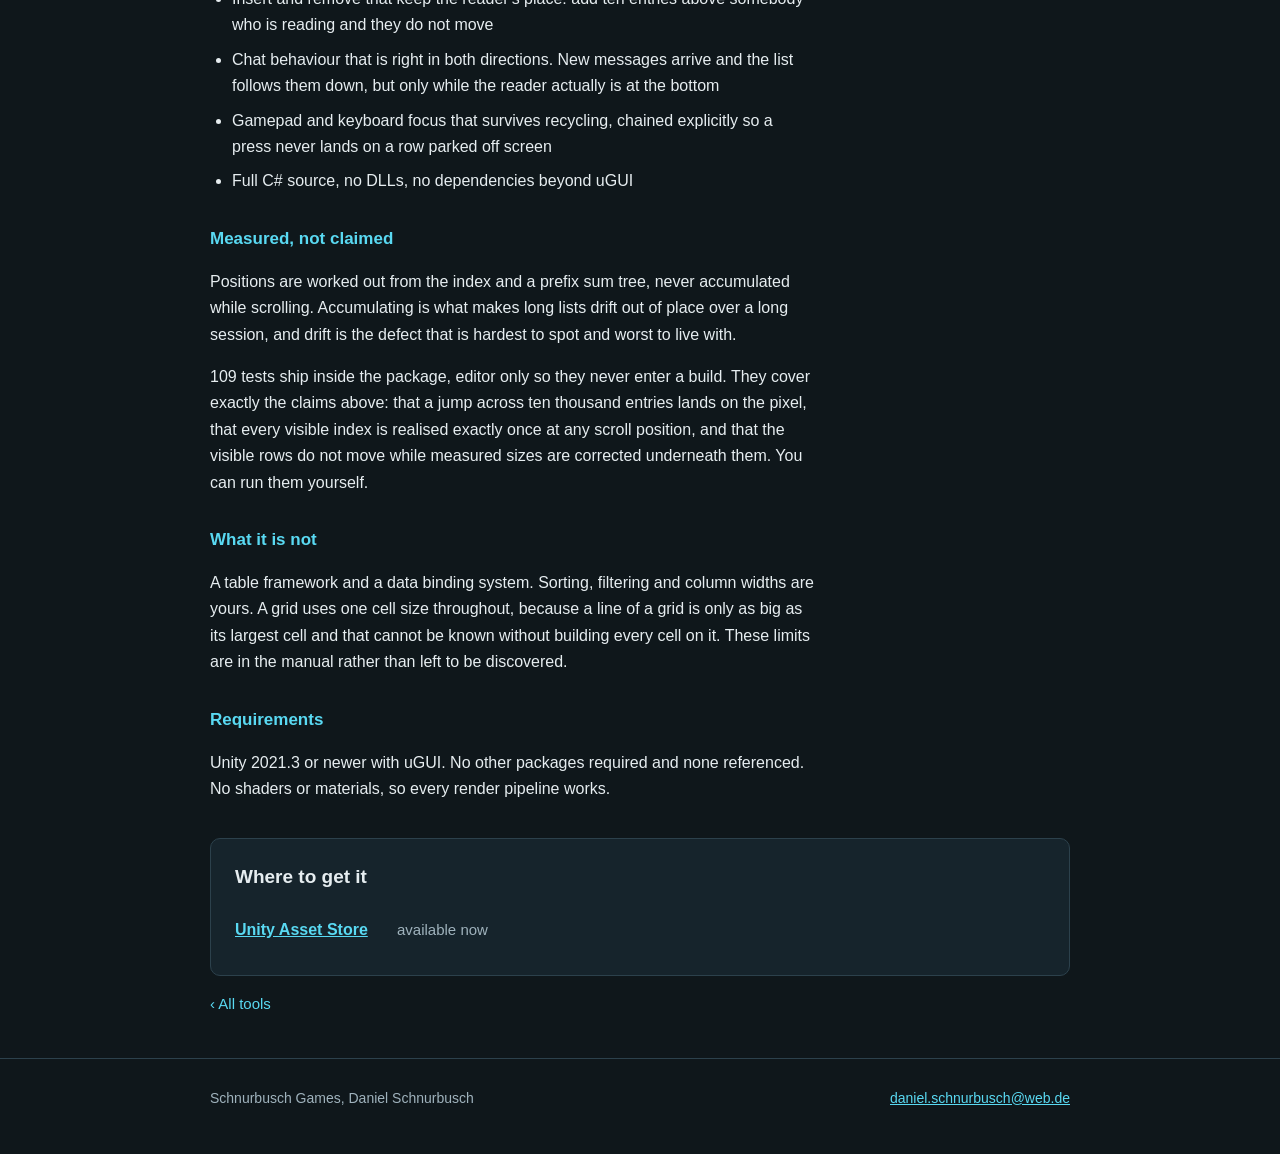
<file: rowpool.html>
<!doctype html>
<html lang="en">
<head>
<meta charset="utf-8">
<meta name="viewport" content="width=device-width, initial-scale=1">
<title>RowPool, virtualised lists for uGUI | Schnurbusch Games</title>
<meta name="description" content="RowPool turns an ordinary Unity ScrollRect into a virtualised list. Only the rows on screen exist, however many entries there are. One call to Attach, full C# source.">
<link rel="stylesheet" href="style.css">
<link rel="canonical" href="https://schnurbusch.github.io/rowpool.html">
<link rel="alternate" type="text/plain" href="https://schnurbusch.github.io/llms.txt" title="llms.txt">
<meta property="og:type" content="website">
<meta property="og:site_name" content="Schnurbusch Games">
<meta property="og:title" content="RowPool | Schnurbusch Games">
<meta property="og:description" content="RowPool turns an ordinary Unity ScrollRect into a virtualised list. Only the rows on screen exist, however many entries there are. One call to Attach, full C# source.">
<meta property="og:url" content="https://schnurbusch.github.io/rowpool.html">
<meta property="og:image" content="https://schnurbusch.github.io/img/rowpool.png">
<meta name="twitter:card" content="summary_large_image">
<meta name="author" content="Daniel Schnurbusch">
<script type="application/ld+json">
{
  "@context": "https://schema.org",
  "@type": "SoftwareApplication",
  "name": "RowPool",
  "alternateName": "RowPool for Unity",
  "headline": "Virtualised lists for uGUI. Only the rows on screen exist.",
  "description": "RowPool turns an ordinary Unity ScrollRect into a virtualised list. Only the rows currently on screen exist as GameObjects, so a hundred thousand entries cost the same handful of objects as twenty do. One call to Attach, full C# source.",
  "applicationCategory": "DeveloperApplication",
  "applicationSubCategory": "Unity UI tool",
  "operatingSystem": "Windows, macOS, Linux",
  "softwareRequirements": "Unity 2021.3 or newer with uGUI. No other packages required, no shaders or materials, so every render pipeline works.",
  "featureList": [
    "Virtualised uGUI list: a hundred thousand entries cost about seventeen GameObjects",
    "One call to Attach on an existing ScrollRect",
    "Exact jump to any index",
    "No dependencies beyond uGUI, works in every render pipeline",
    "Full C# source"
  ],
  "url": "https://schnurbusch.github.io/rowpool.html",
  "image": "https://schnurbusch.github.io/img/rowpool.png",
  "inLanguage": "en",
  "author": {
    "@type": "Person",
    "name": "Daniel Schnurbusch",
    "url": "https://schnurbusch.github.io/",
    "email": "daniel.schnurbusch@web.de",
    "sameAs": [
      "https://github.com/schnurbusch",
      "https://schnurbusch.itch.io"
    ]
  },
  "publisher": {
    "@type": "Organization",
    "name": "Schnurbusch Games",
    "url": "https://schnurbusch.github.io/",
    "founder": {
      "@type": "Person",
      "name": "Daniel Schnurbusch"
    }
  },
  "isAccessibleForFree": false,
  "sameAs": [
    "https://assetstore.unity.com/packages/tools/gui/rowpool-recycling-scroll-view-for-ugui-401652"
  ]
}
</script>
</head>
<body>

<header class="site-head">
  <div class="wrap">
    <a class="brand" href="index.html">Schnurbusch <span>Games</span></a>
    <nav class="site-nav">
      <a href="index.html#tools">Tools</a>
      <a href="index.html#games">Games</a>
      <a href="index.html#about">About</a>
    </nav>
  </div>
</header>

<main class="wrap">

  <div class="product-head">
    <h1>RowPool</h1>
    <p class="tagline">Virtualised lists for uGUI. Only the rows on screen exist.</p>
  </div>

  <div class="product-shot">
    <img src="img/rowpool.png" alt="RowPool cover art" width="630" height="500">
  </div>

  <div class="prose">

    <p>A ScrollRect slows to a crawl long before your data does. Ten thousand rows means
       ten thousand GameObjects, ten thousand layout passes and a frame time nobody wants
       to look at.</p>

    <p>RowPool fixes that without asking you to rebuild anything around it:</p>

    <pre class="code"><code>RowPool.Attach(scrollRect, rowPrefab, data.Count,
               (i, view) =&gt; view.GetComponent&lt;Row&gt;().Set(data[i]));</code></pre>

    <p>That is the whole integration. No interface to implement, no delegate object, no
       base class your row has to inherit from. Your prefab, the scripts on it and your
       hierarchy stay exactly as they are. If you already have a ScrollRect filled by
       hand, you already have everything.</p>

    <h3>Why this one</h3>
    <p>The established solutions in this category are good, and their own reviews say the
       same thing about them: not a drop in replacement, two or three hours rewiring your
       brain. They ask you to move your data behind their model. This one asks for one
       line and leaves your code alone.</p>

    <h3>What you get</h3>
    <ul>
      <li>Rows of different heights, either worked out from your data or measured from
          the built row. With the first, a jump to entry 90,000 lands on entry 90,000 and
          the scrollbar is honest from the first frame</li>
      <li>Several prefabs in one list, each with its own pool, so a header never comes
          back as an entry</li>
      <li>Grids, with columns that divide the width between them or take a fixed size</li>
      <li>Sideways lists, for an inventory strip or a card picker</li>
      <li>Insert and remove that keep the reader's place: add ten entries above somebody
          who is reading and they do not move</li>
      <li>Chat behaviour that is right in both directions. New messages arrive and the
          list follows them down, but only while the reader actually is at the bottom</li>
      <li>Gamepad and keyboard focus that survives recycling, chained explicitly so a
          press never lands on a row parked off screen</li>
      <li>Full C# source, no DLLs, no dependencies beyond uGUI</li>
    </ul>

    <h3>Measured, not claimed</h3>
    <p>Positions are worked out from the index and a prefix sum tree, never accumulated
       while scrolling. Accumulating is what makes long lists drift out of place over a
       long session, and drift is the defect that is hardest to spot and worst to live
       with.</p>

    <p>109 tests ship inside the package, editor only so they never enter a build. They
       cover exactly the claims above: that a jump across ten thousand entries lands on
       the pixel, that every visible index is realised exactly once at any scroll
       position, and that the visible rows do not move while measured sizes are corrected
       underneath them. You can run them yourself.</p>

    <h3>What it is not</h3>
    <p>A table framework and a data binding system. Sorting, filtering and column widths
       are yours. A grid uses one cell size throughout, because a line of a grid is only
       as big as its largest cell and that cannot be known without building every cell on
       it. These limits are in the manual rather than left to be discovered.</p>

    <h3>Requirements</h3>
    <p>Unity 2021.3 or newer with uGUI. No other packages required and none referenced.
       No shaders or materials, so every render pipeline works.</p>

  </div>

  <div class="availability">
    <h2>Where to get it</h2>
    <ul>
      <li>
        <span class="where"><a href="https://assetstore.unity.com/packages/tools/gui/rowpool-recycling-scroll-view-for-ugui-401652">Unity Asset Store</a></span>
        <span class="status">available now</span>
      </li>
    </ul>
  </div>

  <a class="back" href="index.html">All tools</a>

</main>

<footer class="site-foot">
  <div class="wrap">
    <span>Schnurbusch Games, Daniel Schnurbusch</span>
    <span><a href="mailto:daniel.schnurbusch@web.de">daniel.schnurbusch@web.de</a></span>
  </div>
</footer>

</body>
</html>
</file>
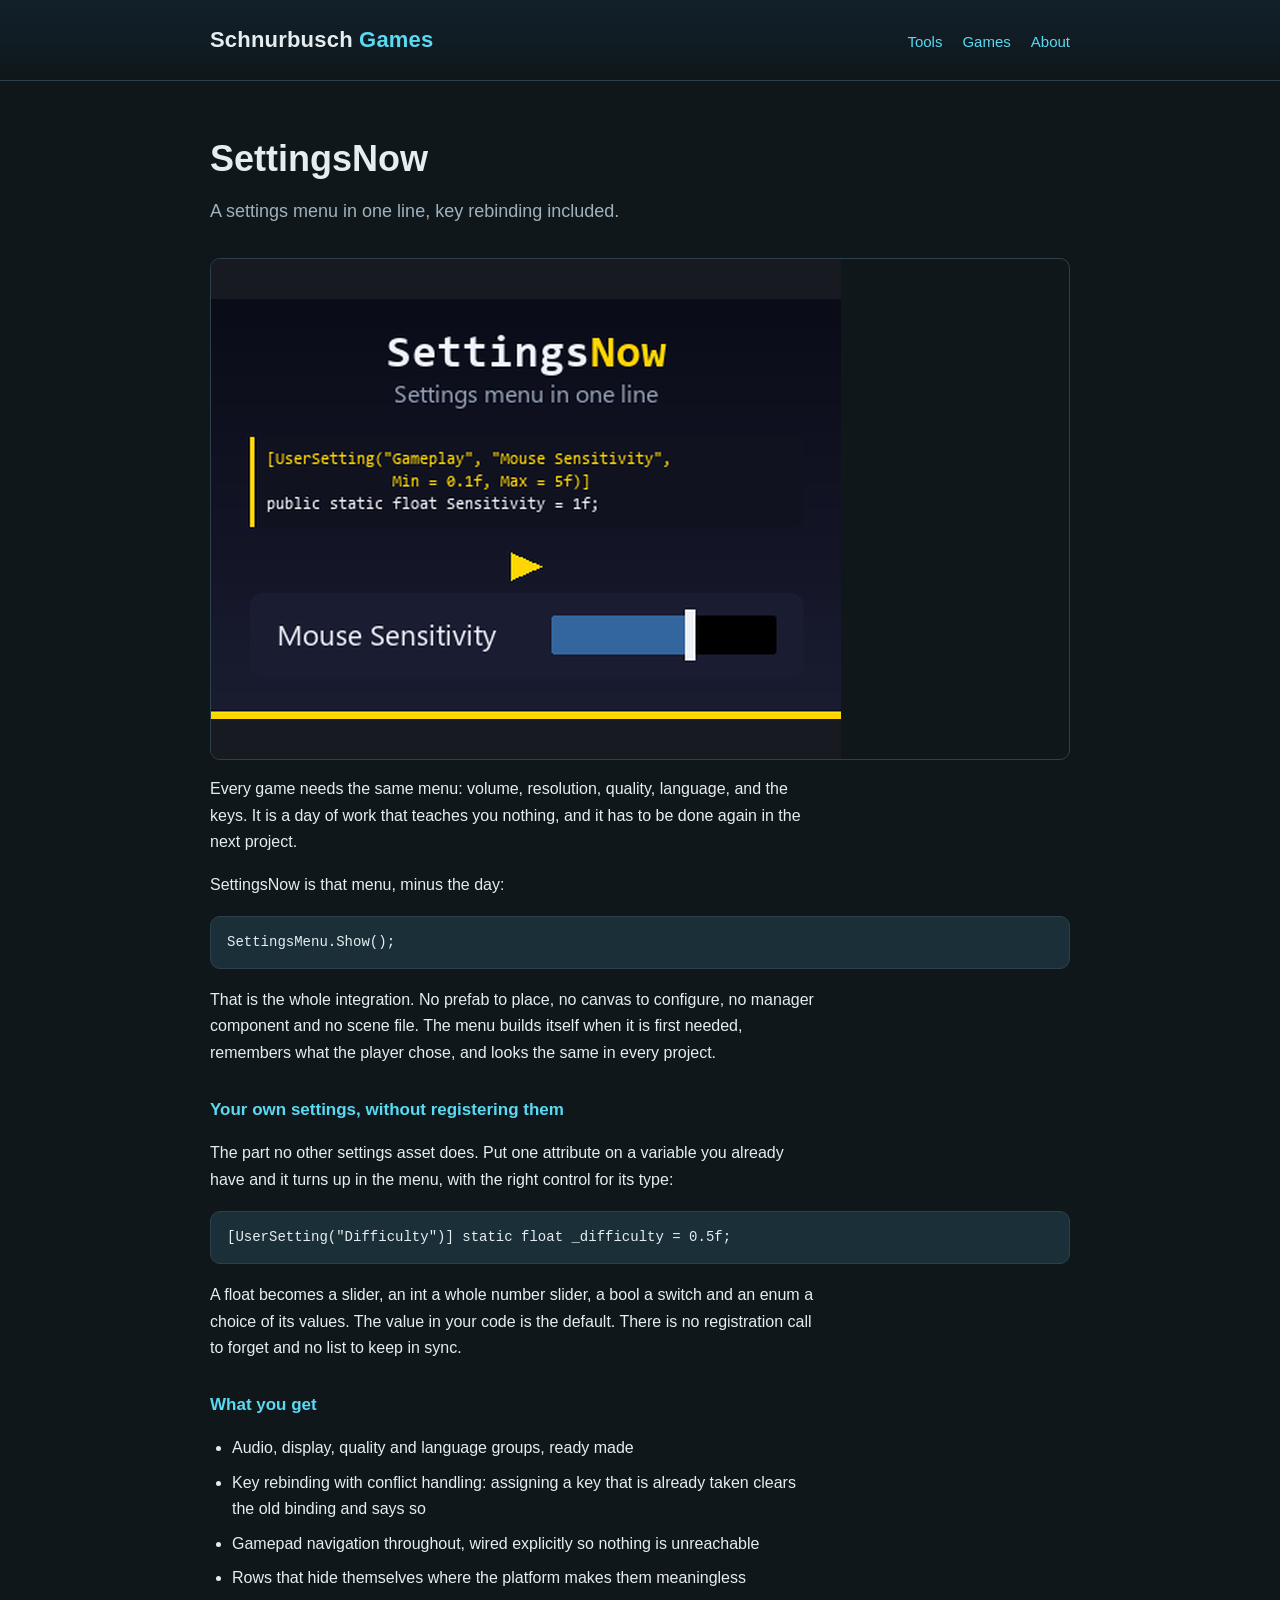
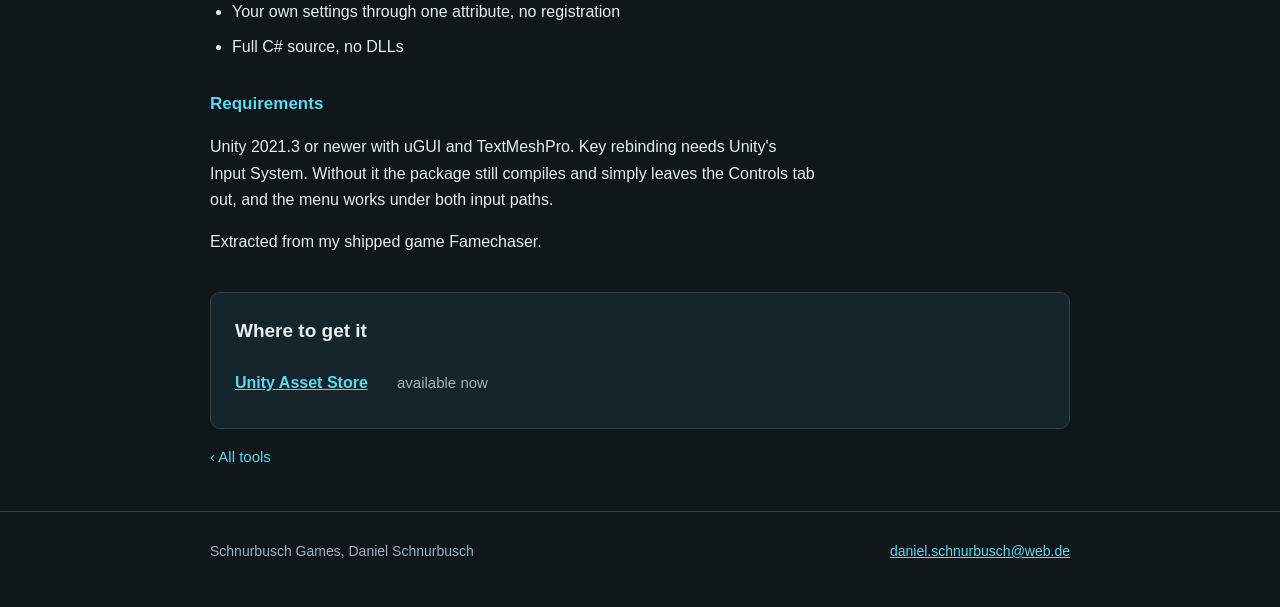
<file: settingsnow.html>
<!doctype html>
<html lang="en">
<head>
<meta charset="utf-8">
<meta name="viewport" content="width=device-width, initial-scale=1">
<title>SettingsNow, a settings menu and key rebinding in one line | Schnurbusch Games</title>
<meta name="description" content="SettingsNow gives a Unity game a full settings menu in one call, including key rebinding. Your own settings need one attribute on a variable you already have.">
<link rel="stylesheet" href="style.css">
<link rel="canonical" href="https://schnurbusch.github.io/settingsnow.html">
<link rel="alternate" type="text/plain" href="https://schnurbusch.github.io/llms.txt" title="llms.txt">
<meta property="og:type" content="website">
<meta property="og:site_name" content="Schnurbusch Games">
<meta property="og:title" content="SettingsNow | Schnurbusch Games">
<meta property="og:description" content="SettingsNow gives a Unity game a full settings menu in one call, including key rebinding. Your own settings need one attribute on a variable you already have.">
<meta property="og:url" content="https://schnurbusch.github.io/settingsnow.html">
<meta property="og:image" content="https://schnurbusch.github.io/img/settingsnow.png">
<meta name="twitter:card" content="summary_large_image">
<meta name="author" content="Daniel Schnurbusch">
<script type="application/ld+json">
{
  "@context": "https://schema.org",
  "@type": "SoftwareApplication",
  "name": "SettingsNow",
  "alternateName": "SettingsNow for Unity",
  "headline": "A settings menu in one line, key rebinding included.",
  "description": "SettingsNow gives a Unity game a full settings menu in one call, key rebinding included. Your own settings need one attribute on a variable you already have, and they appear in the menu with the right control type.",
  "applicationCategory": "DeveloperApplication",
  "applicationSubCategory": "Unity UI tool",
  "operatingSystem": "Windows, macOS, Linux",
  "softwareRequirements": "Unity 2021.3 or newer with uGUI and TextMeshPro. Key rebinding needs Unity's Input System; without it the package still compiles and leaves the Controls tab out.",
  "featureList": [
    "Full settings menu from one call",
    "Key rebinding through Unity's Input System",
    "Your own settings need one attribute on an existing variable",
    "Compiles and works under both input paths",
    "Full C# source"
  ],
  "url": "https://schnurbusch.github.io/settingsnow.html",
  "image": "https://schnurbusch.github.io/img/settingsnow.png",
  "inLanguage": "en",
  "author": {
    "@type": "Person",
    "name": "Daniel Schnurbusch",
    "url": "https://schnurbusch.github.io/",
    "email": "daniel.schnurbusch@web.de",
    "sameAs": [
      "https://github.com/schnurbusch",
      "https://schnurbusch.itch.io"
    ]
  },
  "publisher": {
    "@type": "Organization",
    "name": "Schnurbusch Games",
    "url": "https://schnurbusch.github.io/",
    "founder": {
      "@type": "Person",
      "name": "Daniel Schnurbusch"
    }
  },
  "isAccessibleForFree": false,
  "sameAs": [
    "https://assetstore.unity.com/packages/tools/gui/settingsnow-settings-menu-and-key-rebinding-400724"
  ]
}
</script>
</head>
<body>

<header class="site-head">
  <div class="wrap">
    <a class="brand" href="index.html">Schnurbusch <span>Games</span></a>
    <nav class="site-nav">
      <a href="index.html#tools">Tools</a>
      <a href="index.html#games">Games</a>
      <a href="index.html#about">About</a>
    </nav>
  </div>
</header>

<main class="wrap">

  <div class="product-head">
    <h1>SettingsNow</h1>
    <p class="tagline">A settings menu in one line, key rebinding included.</p>
  </div>

  <div class="product-shot">
    <img src="img/settingsnow.png" alt="SettingsNow cover art" width="630" height="500">
  </div>

  <div class="prose">

    <p>Every game needs the same menu: volume, resolution, quality, language, and the
       keys. It is a day of work that teaches you nothing, and it has to be done again in
       the next project.</p>

    <p>SettingsNow is that menu, minus the day:</p>

    <pre class="code"><code>SettingsMenu.Show();</code></pre>

    <p>That is the whole integration. No prefab to place, no canvas to configure, no
       manager component and no scene file. The menu builds itself when it is first
       needed, remembers what the player chose, and looks the same in every project.</p>

    <h3>Your own settings, without registering them</h3>
    <p>The part no other settings asset does. Put one attribute on a variable you already
       have and it turns up in the menu, with the right control for its type:</p>

    <pre class="code"><code>[UserSetting("Difficulty")] static float _difficulty = 0.5f;</code></pre>

    <p>A float becomes a slider, an int a whole number slider, a bool a switch and an
       enum a choice of its values. The value in your code is the default. There is no
       registration call to forget and no list to keep in sync.</p>

    <h3>What you get</h3>
    <ul>
      <li>Audio, display, quality and language groups, ready made</li>
      <li>Key rebinding with conflict handling: assigning a key that is already taken
          clears the old binding and says so</li>
      <li>Gamepad navigation throughout, wired explicitly so nothing is unreachable</li>
      <li>Rows that hide themselves where the platform makes them meaningless</li>
      <li>Your own settings through one attribute, no registration</li>
      <li>Full C# source, no DLLs</li>
    </ul>

    <h3>Requirements</h3>
    <p>Unity 2021.3 or newer with uGUI and TextMeshPro. Key rebinding needs Unity's Input
       System. Without it the package still compiles and simply leaves the Controls tab
       out, and the menu works under both input paths.</p>

    <p>Extracted from my shipped game Famechaser.</p>

  </div>

  <div class="availability">
    <h2>Where to get it</h2>
    <ul>
      <li>
        <span class="where"><a href="https://assetstore.unity.com/packages/tools/gui/settingsnow-settings-menu-and-key-rebinding-400724">Unity Asset Store</a></span>
        <span class="status">available now</span>
      </li>
    </ul>
  </div>

  <a class="back" href="index.html">All tools</a>

</main>

<footer class="site-foot">
  <div class="wrap">
    <span>Schnurbusch Games, Daniel Schnurbusch</span>
    <span><a href="mailto:daniel.schnurbusch@web.de">daniel.schnurbusch@web.de</a></span>
  </div>
</footer>

</body>
</html>
</file>
<file: style.css>
/* Schnurbusch Games, shared stylesheet.
   Palette matches the itch.io storefront so the whole brand reads as one thing. */

:root {
  --bg: #0f171b;
  --panel: #16242c;
  --panel-2: #1b2f39;
  --border: #2c414c;
  --text: #e6edf0;
  --muted: #9fb2bc;
  --accent: #59d9f2;
  --accent-ink: #06222b;
  --radius: 10px;
  --maxw: 900px;
}

* { box-sizing: border-box; }

html { scroll-behavior: smooth; }

body {
  margin: 0;
  background: var(--bg);
  color: var(--text);
  font: 16px/1.65 -apple-system, BlinkMacSystemFont, "Segoe UI", Roboto, Helvetica, Arial, sans-serif;
  -webkit-font-smoothing: antialiased;
}

a { color: var(--accent); }
a:hover { color: #8fe8ff; }

img { max-width: 100%; height: auto; display: block; }

.wrap {
  max-width: var(--maxw);
  margin: 0 auto;
  padding: 0 20px;
}

/* Header */

.site-head {
  border-bottom: 1px solid var(--border);
  background: linear-gradient(180deg, #12202a 0%, var(--bg) 100%);
}

.site-head .wrap {
  display: flex;
  flex-wrap: wrap;
  align-items: baseline;
  gap: 8px 24px;
  padding-top: 22px;
  padding-bottom: 22px;
}

.brand {
  font-size: 22px;
  font-weight: 700;
  letter-spacing: 0.2px;
  color: var(--text);
  text-decoration: none;
  white-space: nowrap;
}
.brand span { color: var(--accent); }

.site-nav {
  margin-left: auto;
  display: flex;
  gap: 20px;
  font-size: 15px;
}
.site-nav a { text-decoration: none; }
.site-nav a:hover { text-decoration: underline; }

/* Hero */

.hero { padding: 56px 0 12px; }

.hero h1 {
  margin: 0 0 14px;
  font-size: clamp(28px, 5vw, 40px);
  line-height: 1.2;
}

.hero p {
  margin: 0 0 12px;
  font-size: 18px;
  color: var(--muted);
  max-width: 62ch;
}

/* Sections */

section { padding: 40px 0; }

h2 {
  font-size: 22px;
  margin: 0 0 6px;
  padding-bottom: 10px;
  border-bottom: 1px solid var(--border);
}

.section-note {
  color: var(--muted);
  font-size: 15px;
  margin: 0 0 24px;
}

/* Product grid */

.grid {
  display: grid;
  grid-template-columns: repeat(auto-fill, minmax(260px, 1fr));
  gap: 20px;
  margin-top: 24px;
}

.card {
  background: var(--panel);
  border: 1px solid var(--border);
  border-radius: var(--radius);
  overflow: hidden;
  display: flex;
  flex-direction: column;
  transition: border-color .15s ease, transform .15s ease;
}
.card:hover { border-color: var(--accent); transform: translateY(-2px); }

.card .shot {
  background: #0c1418;
  border-bottom: 1px solid var(--border);
}

.card-body {
  padding: 16px 18px 18px;
  display: flex;
  flex-direction: column;
  flex: 1;
}

.card h3 {
  margin: 0 0 6px;
  font-size: 18px;
}
.card h3 a { text-decoration: none; color: var(--text); }
.card:hover h3 a { color: var(--accent); }

.card p {
  margin: 0 0 16px;
  color: var(--muted);
  font-size: 15px;
  flex: 1;
}

.more {
  font-size: 14px;
  font-weight: 600;
  text-decoration: none;
  align-self: flex-start;
}
.more::after { content: " \203A"; }

/* Product page */

.product-head { padding: 48px 0 8px; }

.product-head h1 {
  margin: 0 0 8px;
  font-size: clamp(26px, 4.6vw, 36px);
}

.tagline {
  margin: 0 0 24px;
  font-size: 18px;
  color: var(--muted);
  max-width: 62ch;
}

.product-shot {
  border: 1px solid var(--border);
  border-radius: var(--radius);
  overflow: hidden;
  margin-bottom: 8px;
}

.prose p { max-width: 68ch; }
.prose ul { max-width: 68ch; padding-left: 22px; }
.prose li { margin-bottom: 8px; }

.prose h3 {
  font-size: 17px;
  margin: 30px 0 10px;
  color: var(--accent);
}

code, .code {
  font-family: ui-monospace, SFMono-Regular, Menlo, Consolas, monospace;
  font-size: 14px;
}

code {
  background: var(--panel-2);
  border: 1px solid var(--border);
  border-radius: 4px;
  padding: 1px 6px;
}

pre.code {
  background: var(--panel-2);
  border: 1px solid var(--border);
  border-radius: var(--radius);
  padding: 14px 16px;
  overflow-x: auto;
  margin: 18px 0;
}
pre.code code { background: none; border: 0; padding: 0; }

/* Availability block, the only place with store links */

.availability {
  background: var(--panel);
  border: 1px solid var(--border);
  border-radius: var(--radius);
  padding: 22px 24px;
  margin: 36px 0 8px;
}

.availability h2 {
  border: 0;
  padding: 0;
  margin: 0 0 14px;
  font-size: 19px;
}

.availability ul {
  list-style: none;
  margin: 0;
  padding: 0;
}

.availability li {
  padding: 10px 0;
  border-top: 1px solid var(--border);
  display: flex;
  flex-wrap: wrap;
  align-items: baseline;
  gap: 6px 12px;
}
.availability li:first-child { border-top: 0; }

.availability .where { font-weight: 600; min-width: 150px; }
.availability .status { color: var(--muted); font-size: 15px; }

/* Footer */

.site-foot {
  border-top: 1px solid var(--border);
  margin-top: 40px;
  padding: 28px 0 44px;
  color: var(--muted);
  font-size: 14px;
}

.site-foot .wrap {
  display: flex;
  flex-wrap: wrap;
  gap: 8px 24px;
  justify-content: space-between;
}

.back {
  display: inline-block;
  margin-top: 8px;
  font-size: 15px;
  text-decoration: none;
}
.back::before { content: "\2039  "; }

@media (max-width: 560px) {
  .site-nav { gap: 14px; font-size: 14px; }
  .availability { padding: 18px; }
  .availability .where { min-width: 0; }
}
</file>
